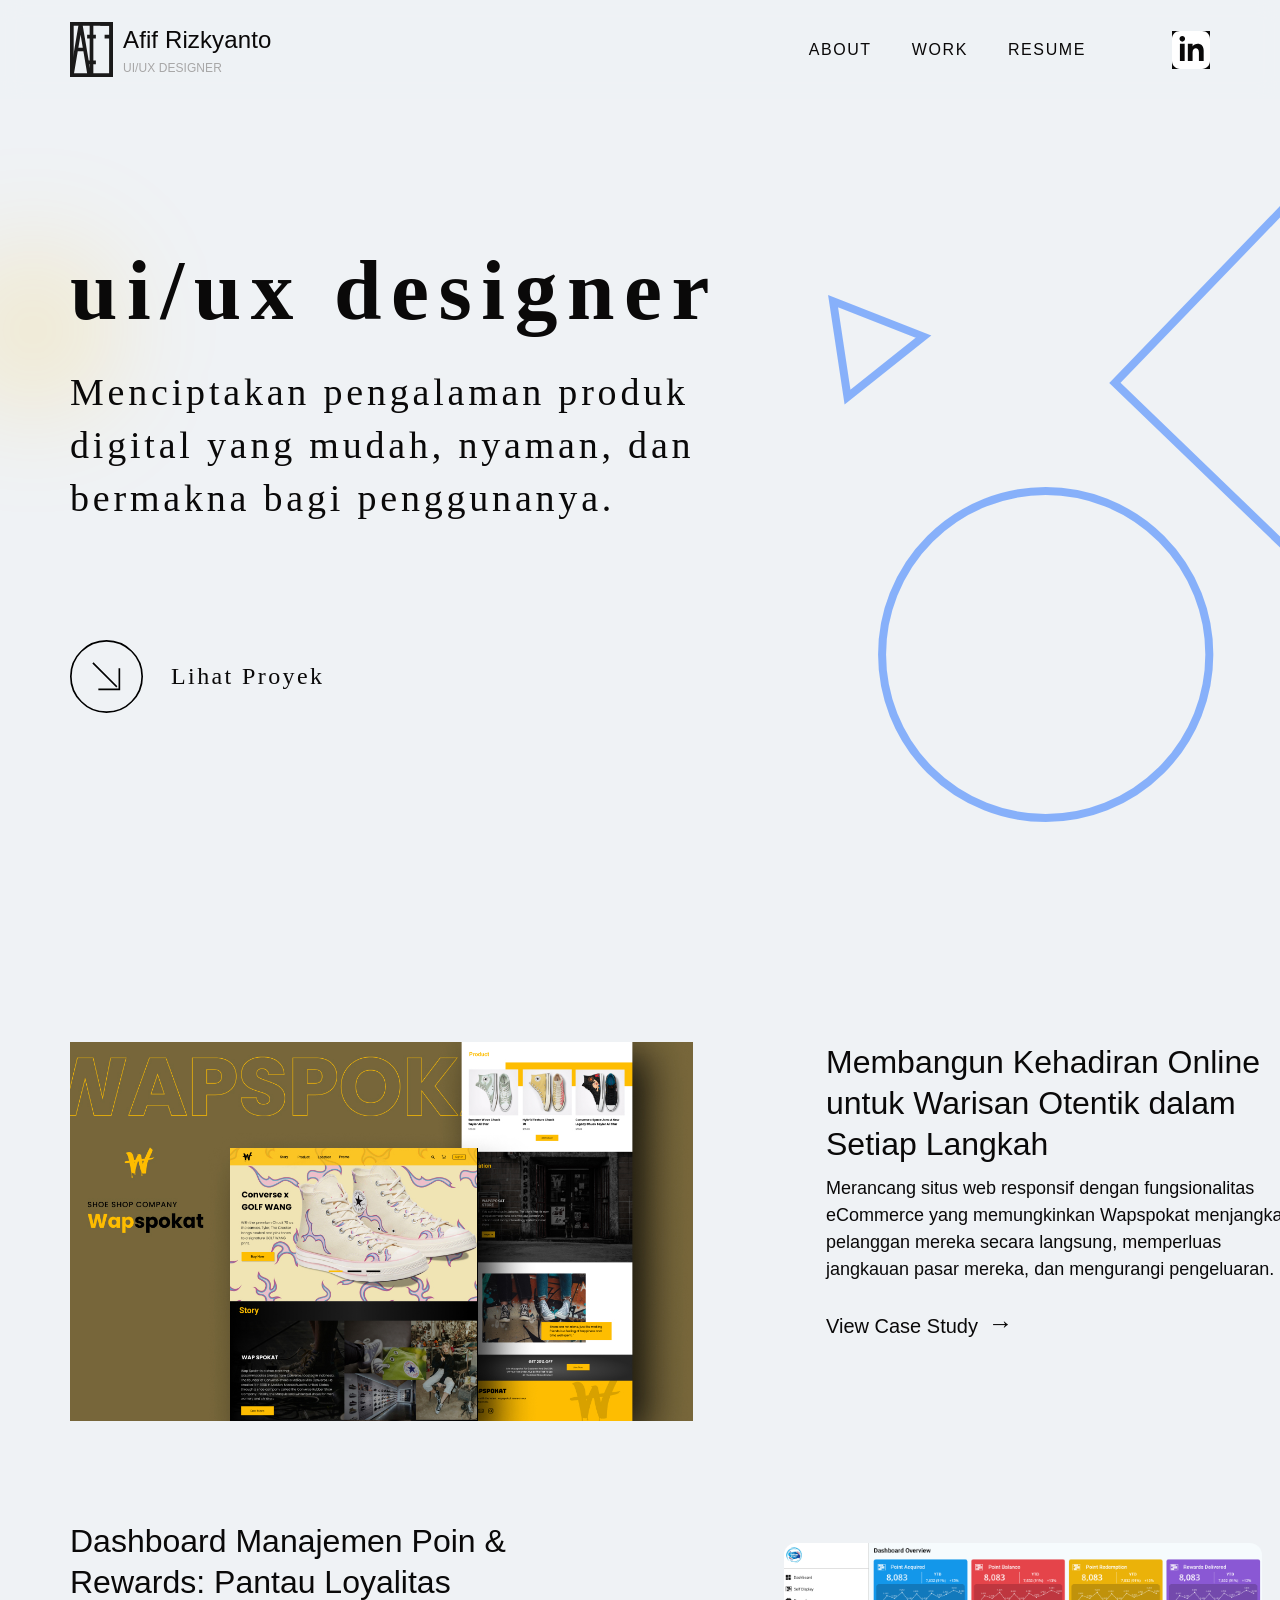
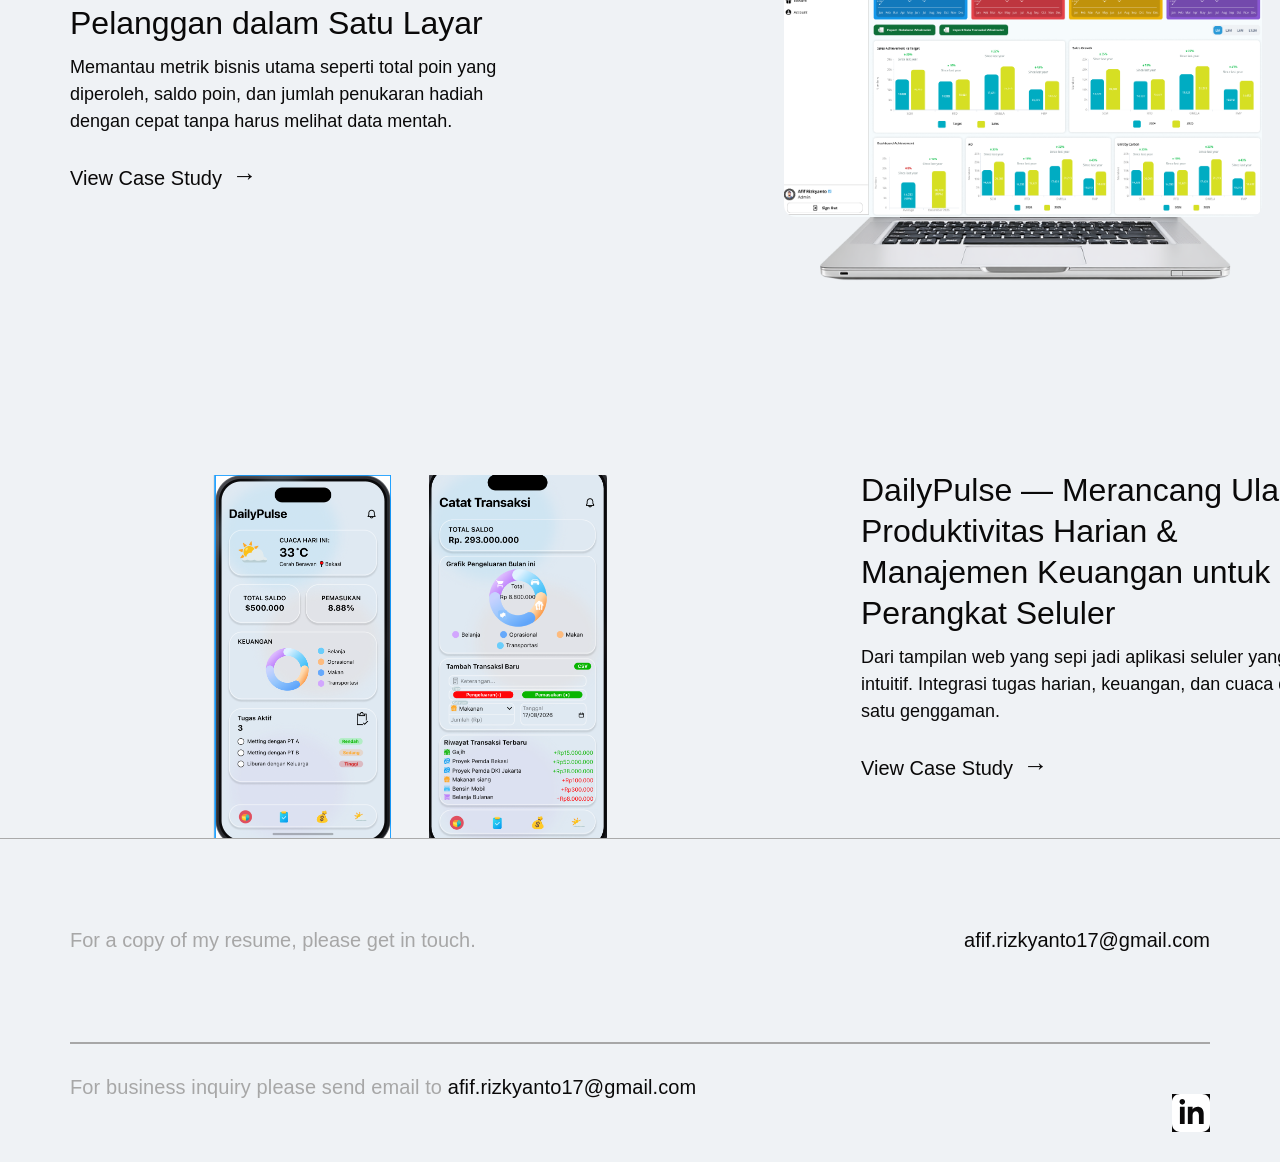
<file: index.html>
<!doctype html>
<html lang="en">
  <head>
<meta charset="UTF-8" />
<meta name="viewport" content="width=device-width, initial-scale=1.0" />
<meta name="description" content="Afif Rizkyanto — UI/UX and graphic designer portfolio." />
<title>Afif Rizkyanto — UI/UX Designer</title>
<link rel="stylesheet" href="styles.css" />
</head>
  <body class="landing-page">
    <header class="site-header sticky-header">
<a class="brand" href="index.html" aria-label="Afif Rizkyanto home">
<img class="brand-mark" src="public/assets/brand-mark.svg" alt="" />
<span class="brand-copy">
<strong>Afif Rizkyanto</strong>
<small>UI/UX DESIGNER</small>
</span>
</a>
<nav class="nav" aria-label="Primary navigation">
<a href="profile.html">ABOUT</a>
<a class="active" href="#work">WORK</a>
<a href="#resume">RESUME</a>
</nav>
<a class="linkedin-top" href="https://www.linkedin.com" target="_blank" rel="noreferrer" aria-label="LinkedIn">
<img src="public/assets/linkedin.svg" alt="" />
</a>
</header>
    <main>
      <section class="desktop-hero" aria-labelledby="hero-title">
<div class="hero-accent hero-accent-left">
<img src="public/assets/hero-circle.svg" alt="" />
</div>
<div class="hero-accent hero-accent-right">
<img src="public/assets/hero-shapes.svg" alt="" />
</div>
<div class="desktop-hero-inner">
<p class="hero-title" id="hero-title">ui/ux designer</p>
<p class="hero-tagline">Menciptakan pengalaman produk digital yang mudah, nyaman, dan bermakna bagi penggunanya.</p>
<a class="see-projects" href="#work">
<span class="arrow-disc">
<img src="public/assets/arrow-circle.svg" alt="" />
</span>
<span>Lihat Proyek</span>
</a>
</div>
</section>
      <section class="work work-page-section section-shell" id="work" aria-labelledby="work-title">
<h1 class="sr-only" id="work-title">Selected work</h1>
        <article class="work-row work-row-wapspokat">
<img class="work-preview mockup-preview" src="public/assets/mockup-wapspokat.png" alt="Wapspokat website mockup" />
<div class="work-copy">
<h2>Membangun Kehadiran Online untuk Warisan Otentik dalam Setiap Langkah</h2>
<p>Merancang situs web responsif dengan fungsionalitas eCommerce yang memungkinkan Wapspokat menjangkau pelanggan mereka secara langsung, memperluas jangkauan pasar mereka, dan mengurangi pengeluaran.</p>
<a class="case-link" href="case-wapspokat.html">View Case Study <span>→</span>
</a>
</div>
</article>
        <article class="work-row work-row-rewards">
<div class="work-copy">
<h2>Dashboard Manajemen Poin &amp; Rewards: Pantau Loyalitas Pelanggan dalam Satu Layar</h2>
<p>Memantau metrik bisnis utama seperti total poin yang diperoleh, saldo poin, dan jumlah penukaran hadiah dengan cepat tanpa harus melihat data mentah.</p>
<a class="case-link" href="case-waproject.html">View Case Study <span>→</span>
</a>
</div>
<div class="rewards-preview">
<img src="public/assets/laptop.png" alt="Laptop product mockup" />
<img class="screen-in-laptop" src="public/assets/rewards-screen.png" alt="Rewards dashboard screen" />
</div>
</article>
        <article class="work-row work-row-dailypulse">
<div class="phone-previews">
<img src="public/assets/dailypulse-screen-1.png" alt="DailyPulse mobile screen" />
<img src="public/assets/dailypulse-screen-2.png" alt="DailyPulse mobile screen" />
</div>
<div class="work-copy">
<h2>DailyPulse — Merancang Ulang Produktivitas Harian &amp; Manajemen Keuangan untuk Perangkat Seluler</h2>
<p>Dari tampilan web yang sepi jadi aplikasi seluler yang intuitif. Integrasi tugas harian, keuangan, dan cuaca dalam satu genggaman.</p>
<a class="case-link" href="case-dailypulse.html">View Case Study <span>→</span>
</a>
</div>
</article>
      </section>
      <section class="resume-teaser" id="resume">
<p>For a copy of my resume, please get in touch.</p>
<a href="mailto:afif.rizkyanto17@gmail.com">afif.rizkyanto17@gmail.com</a>
</section>
    </main>
    <footer class="footer section-shell">
<div class="footer-rule">
</div>
<p>For business inquiry please send email to <a href="mailto:afif.rizkyanto17@gmail.com">afif.rizkyanto17@gmail.com</a>
</p>
<a href="https://www.linkedin.com" target="_blank" rel="noreferrer" aria-label="LinkedIn">
<img src="public/assets/linkedin-footer.svg" alt="" />
</a>
</footer>
    <script src="script.js">
</script>
  </body>
</html>
</file>
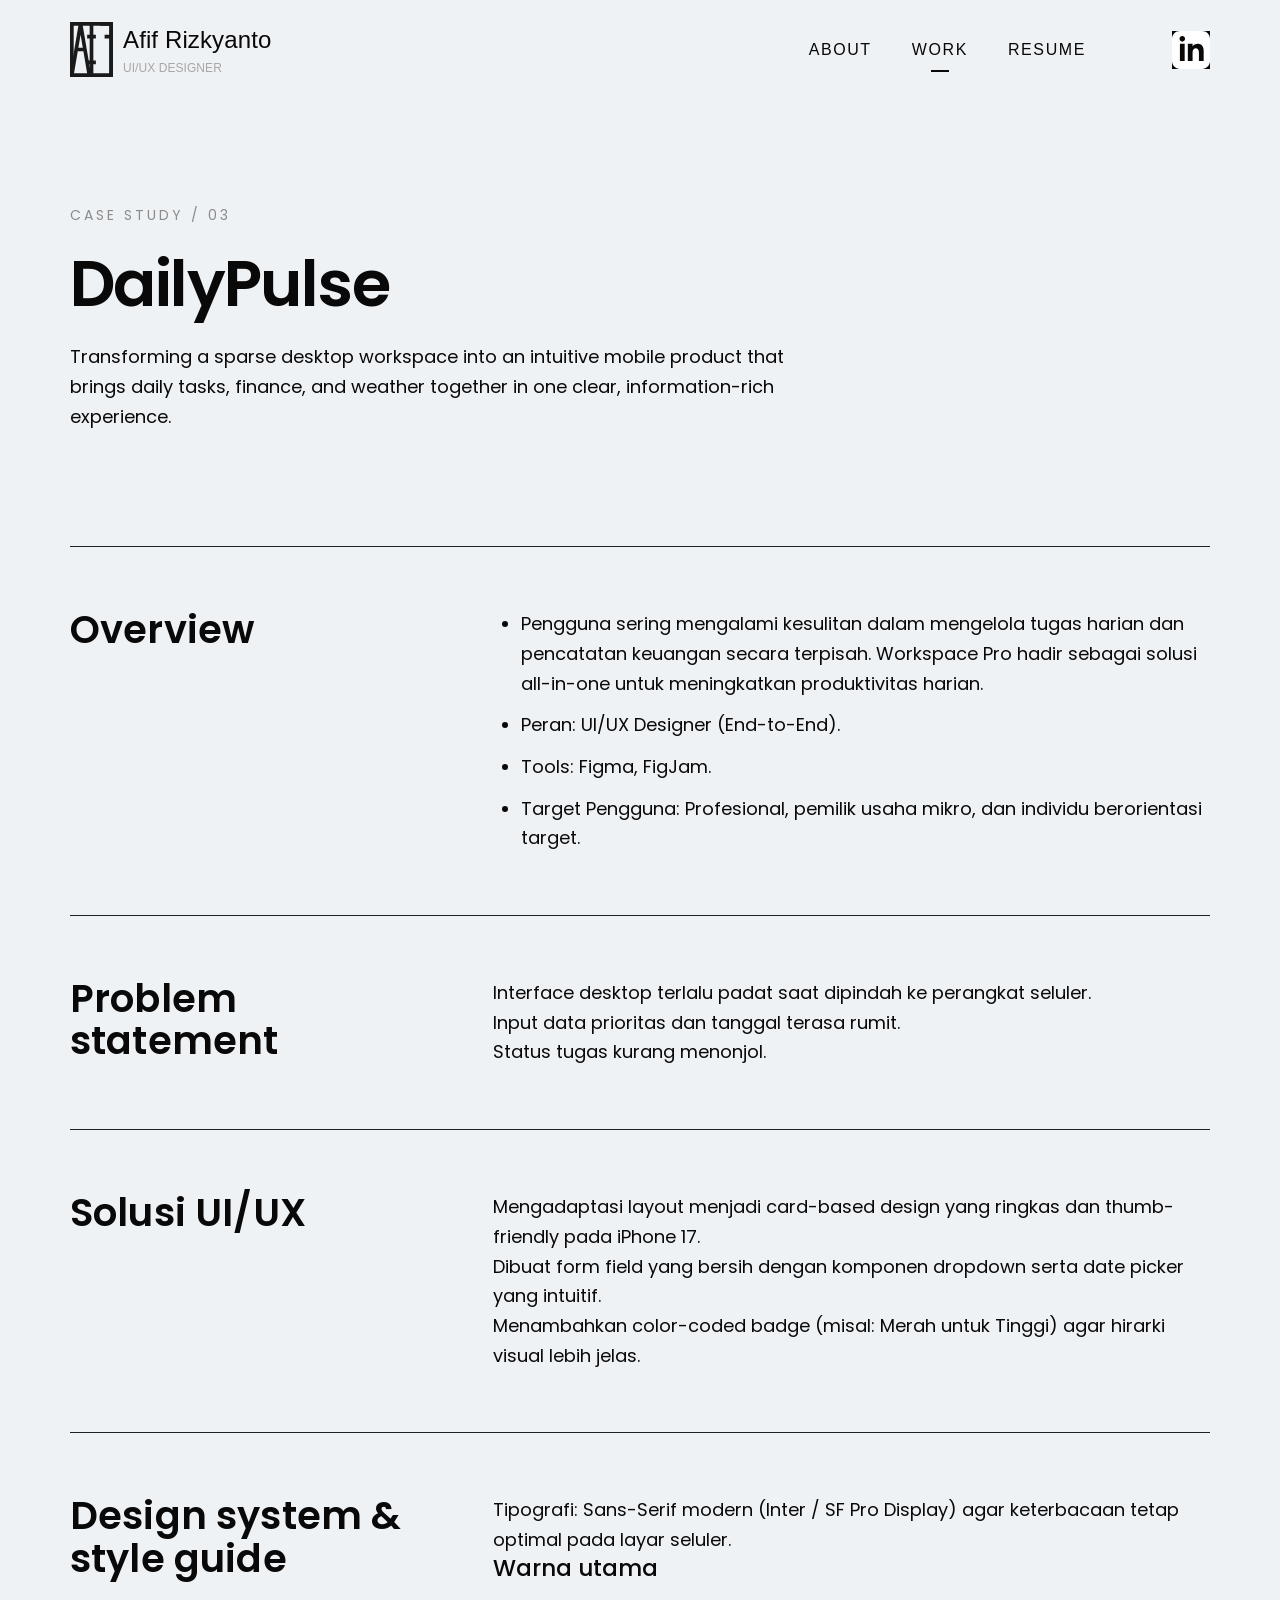
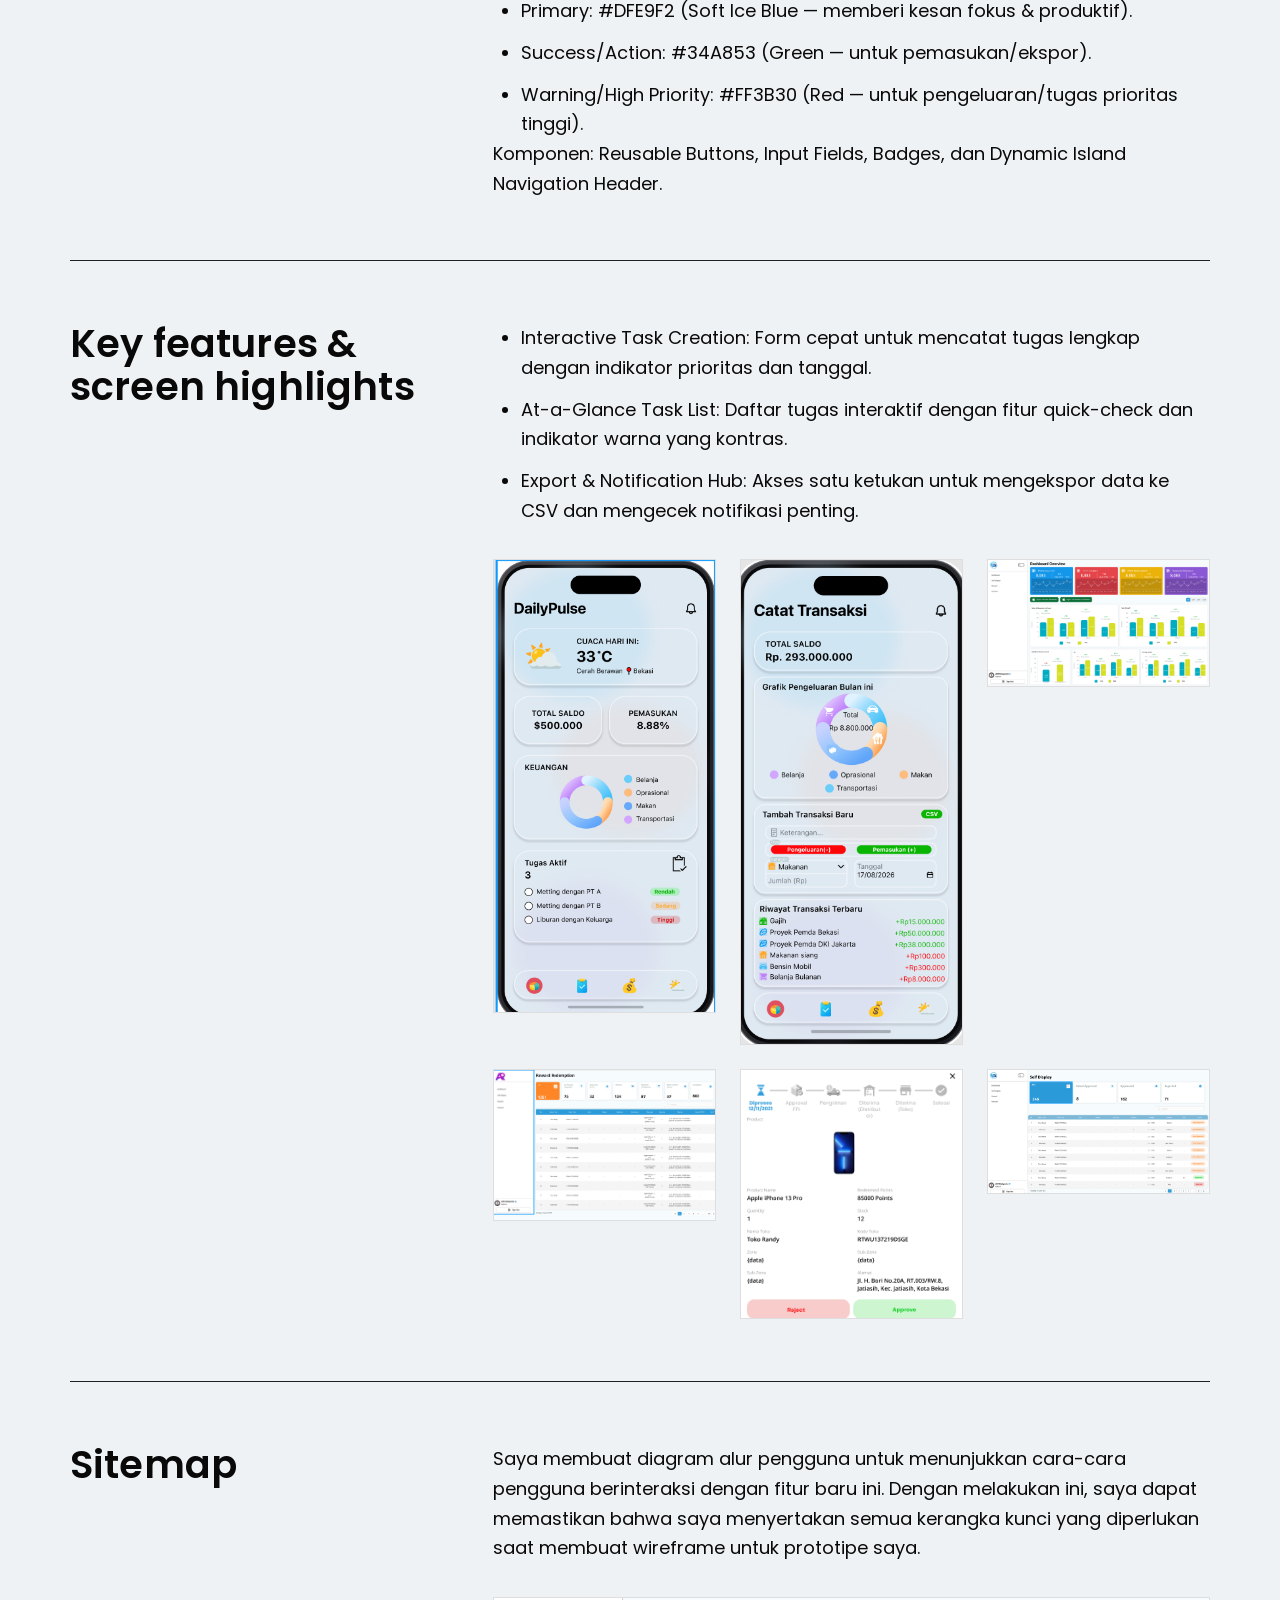
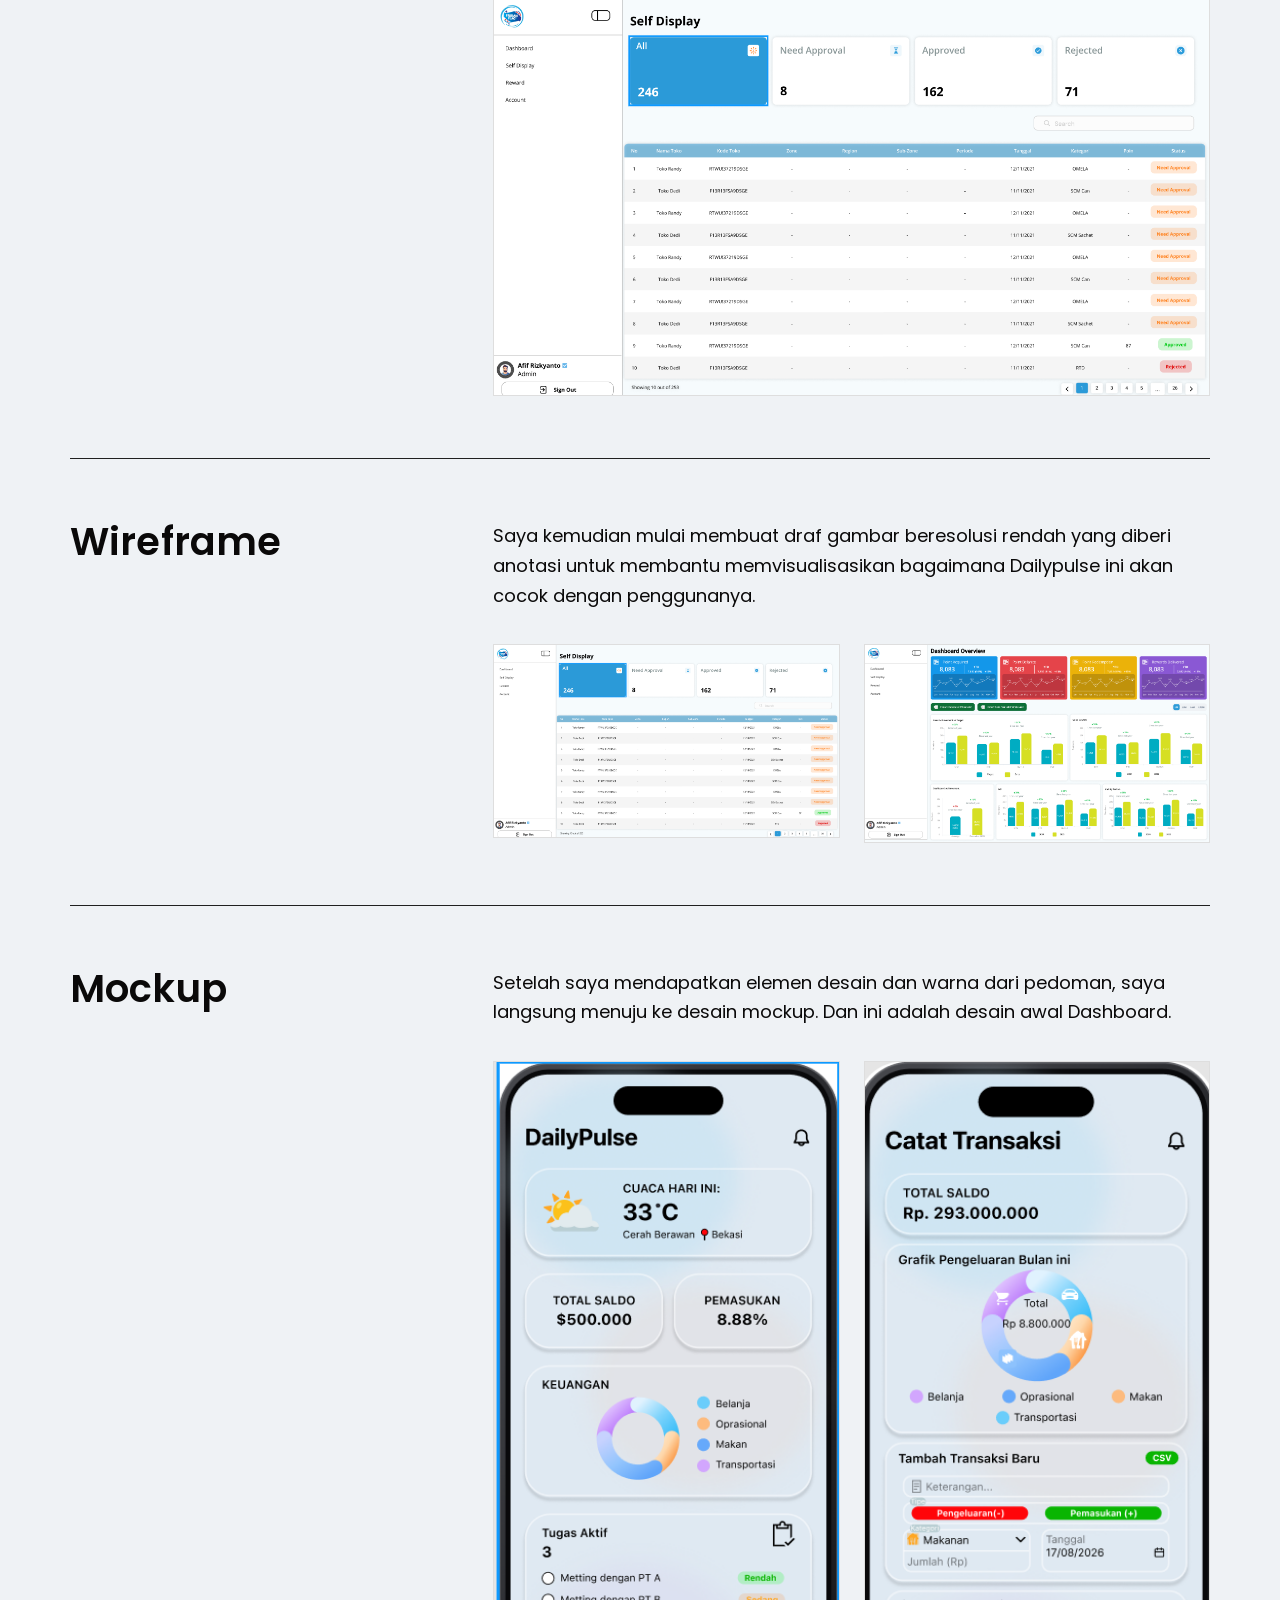
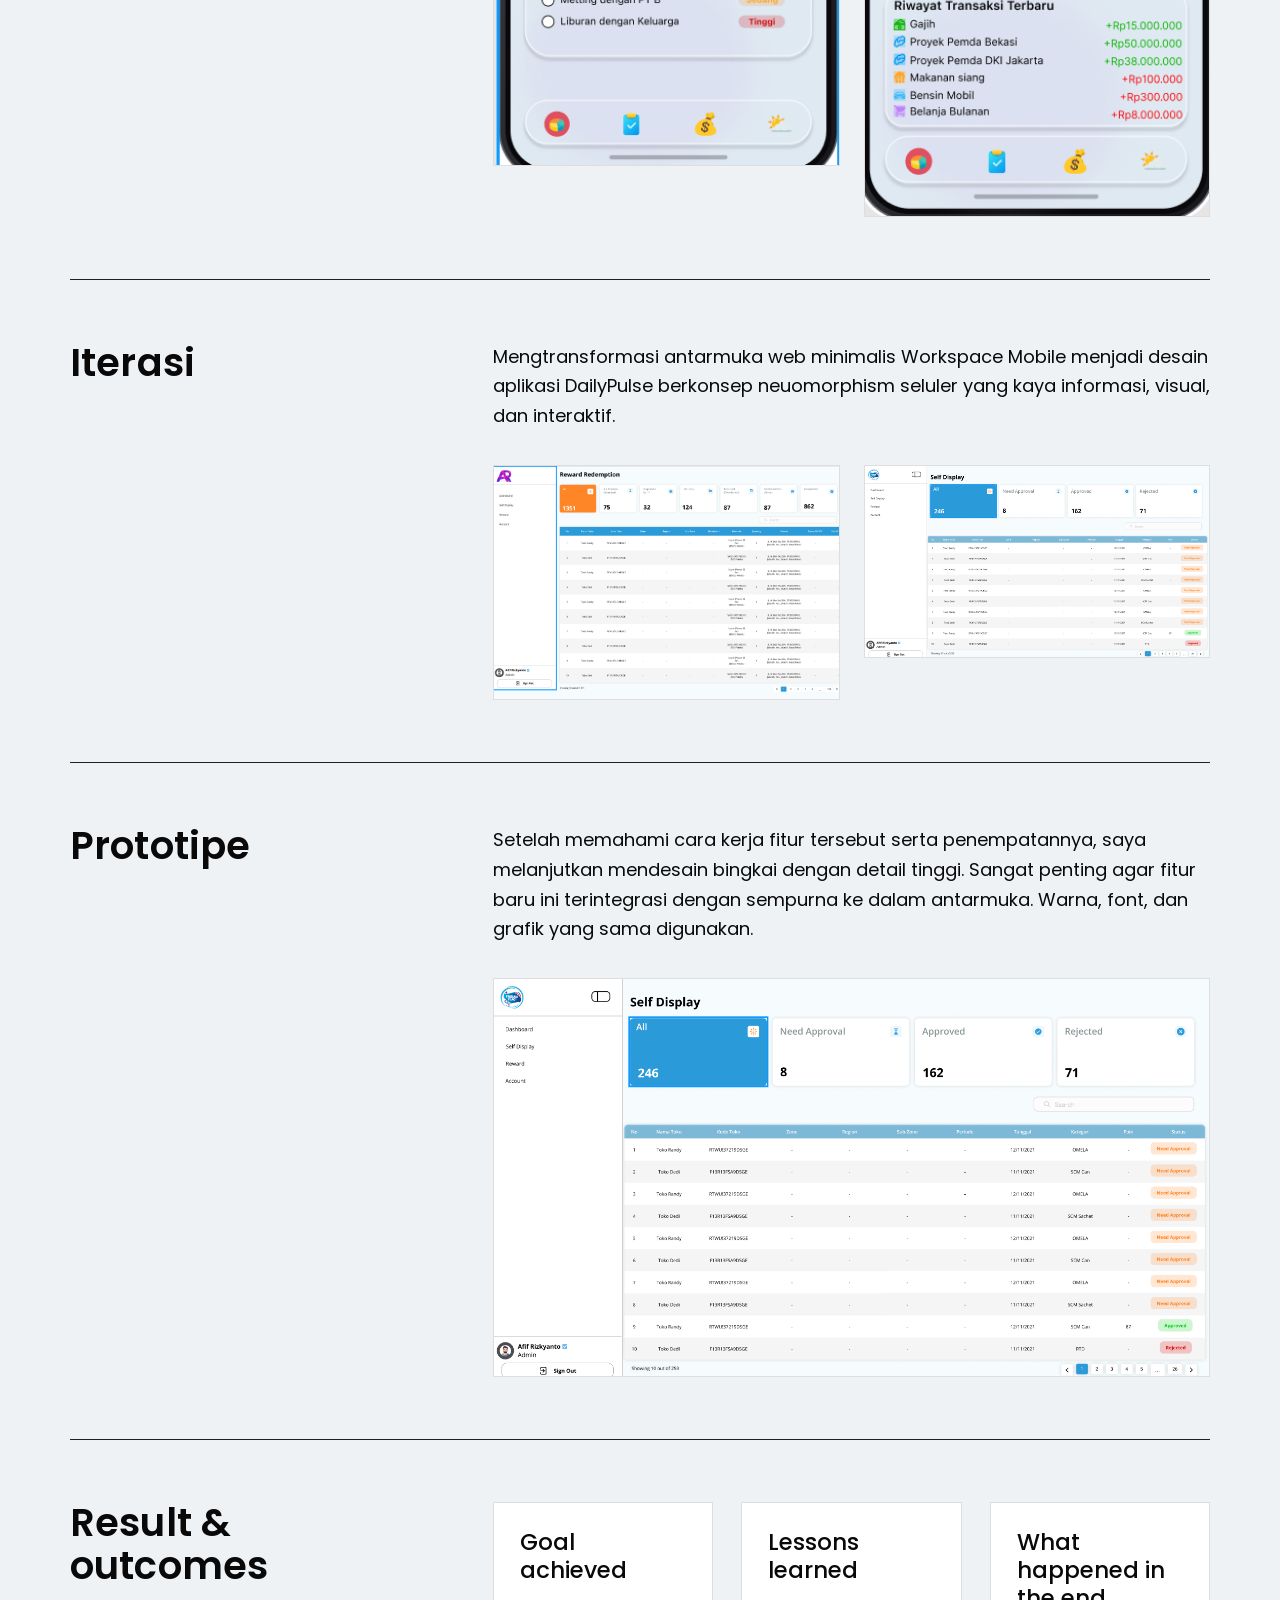
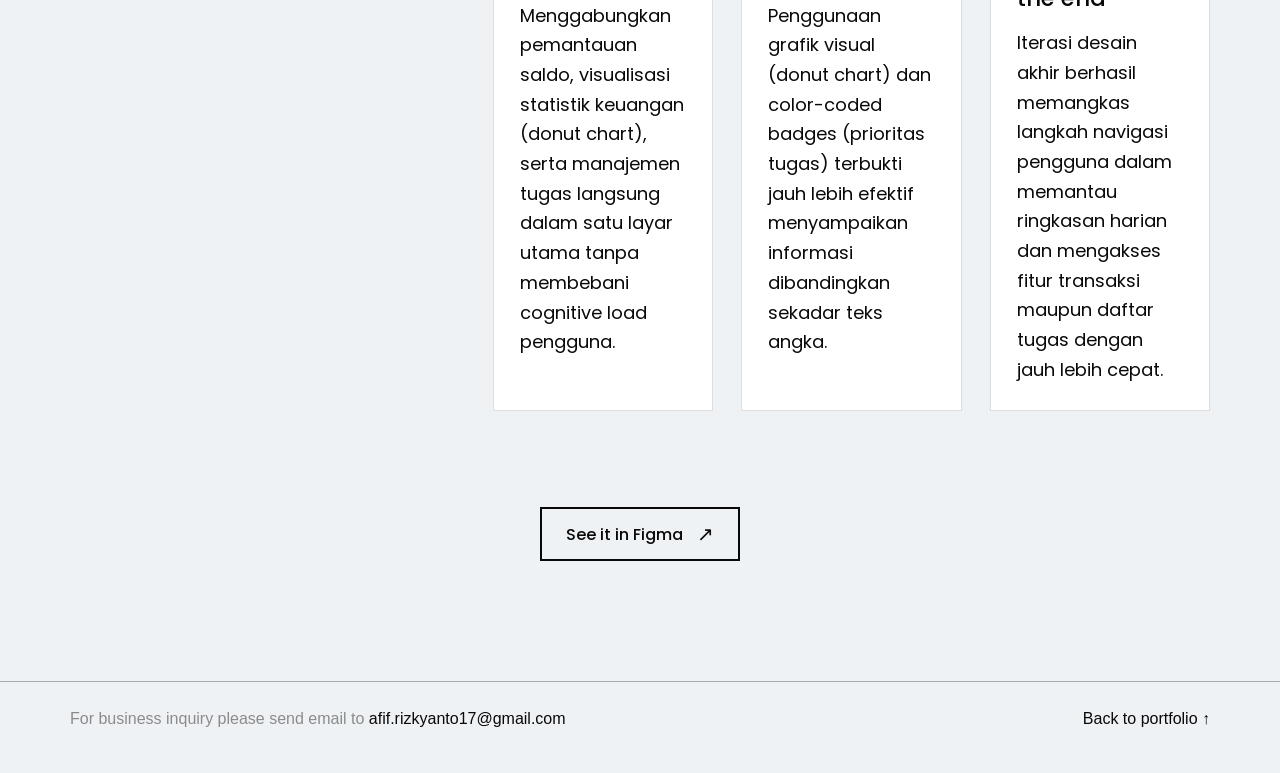
<file: case-dailypulse.html>
<!doctype html>
<html lang="en">
  <head><meta charset="UTF-8" /><meta name="viewport" content="width=device-width, initial-scale=1.0" /><title>DailyPulse — Afif Rizkyanto</title><link rel="stylesheet" href="styles.css" /><link rel="stylesheet" href="case-study.css" /></head>
  <body>
    <header class="site-header sticky-header"><a class="brand" href="index.html"><img class="brand-mark" src="public/assets/brand-mark.svg" alt="" /><span class="brand-copy"><strong>Afif Rizkyanto</strong><small>UI/UX DESIGNER</small></span></a><nav class="nav" aria-label="Primary navigation"><a href="profile.html">ABOUT</a><a class="active" href="index.html#work">WORK</a><a href="index.html#resume">RESUME</a></nav><a class="linkedin-top" href="https://www.linkedin.com" target="_blank" rel="noreferrer" aria-label="LinkedIn"><img src="public/assets/linkedin.svg" alt="" /></a></header>
    <main class="case-main">
      <section class="case-intro"><p class="case-kicker">CASE STUDY / 03</p><h1>DailyPulse</h1><p>Transforming a sparse desktop workspace into an intuitive mobile product that brings daily tasks, finance, and weather together in one clear, information-rich experience.</p></section>
      <section class="case-section"><h2>Overview</h2><div><ul><li>Pengguna sering mengalami kesulitan dalam mengelola tugas harian dan pencatatan keuangan secara terpisah. Workspace Pro hadir sebagai solusi all-in-one untuk meningkatkan produktivitas harian.</li><li>Peran: UI/UX Designer (End-to-End).</li><li>Tools: Figma, FigJam.</li><li>Target Pengguna: Profesional, pemilik usaha mikro, dan individu berorientasi target.</li></ul></div></section>
      <section class="case-section"><h2>Problem statement</h2><div><p>Interface desktop terlalu padat saat dipindah ke perangkat seluler.</p><p>Input data prioritas dan tanggal terasa rumit.</p><p>Status tugas kurang menonjol.</p></div></section>
      <section class="case-section"><h2>Solusi UI/UX</h2><div><p>Mengadaptasi layout menjadi card-based design yang ringkas dan thumb-friendly pada iPhone 17.</p><p>Dibuat form field yang bersih dengan komponen dropdown serta date picker yang intuitif.</p><p>Menambahkan color-coded badge (misal: Merah untuk Tinggi) agar hirarki visual lebih jelas.</p></div></section>
      <section class="case-section"><h2>Design system &amp; style guide</h2><div><p>Tipografi: Sans-Serif modern (Inter / SF Pro Display) agar keterbacaan tetap optimal pada layar seluler.</p><h3>Warna utama</h3><ul><li>Primary: #DFE9F2 (Soft Ice Blue — memberi kesan fokus &amp; produktif).</li><li>Success/Action: #34A853 (Green — untuk pemasukan/ekspor).</li><li>Warning/High Priority: #FF3B30 (Red — untuk pengeluaran/tugas prioritas tinggi).</li></ul><p>Komponen: Reusable Buttons, Input Fields, Badges, dan Dynamic Island Navigation Header.</p></div></section>
      <section class="case-section"><h2>Key features &amp; screen highlights</h2><div><ul><li>Interactive Task Creation: Form cepat untuk mencatat tugas lengkap dengan indikator prioritas dan tanggal.</li><li>At-a-Glance Task List: Daftar tugas interaktif dengan fitur quick-check dan indikator warna yang kontras.</li><li>Export &amp; Notification Hub: Akses satu ketukan untuk mengekspor data ke CSV dan mengecek notifikasi penting.</li></ul><div class="case-gallery three-column"><img src="public/assets/dailypulse-screen-1.png" alt="DailyPulse overview" /><img src="public/assets/dailypulse-screen-2.png" alt="DailyPulse dashboard detail" /><img src="public/assets/cases/dailypulse-screen-3.png" alt="DailyPulse task screen" /><img src="public/assets/cases/dailypulse-screen-4.png" alt="DailyPulse finance screen" /><img src="public/assets/cases/dailypulse-screen-5.png" alt="DailyPulse component detail" /><img src="public/assets/cases/dailypulse-screen-6.png" alt="DailyPulse mobile screen" /></div></div></section>
      <section class="case-section"><h2>Sitemap</h2><div><p>Saya membuat diagram alur pengguna untuk menunjukkan cara-cara pengguna berinteraksi dengan fitur baru ini. Dengan melakukan ini, saya dapat memastikan bahwa saya menyertakan semua kerangka kunci yang diperlukan saat membuat wireframe untuk prototipe saya.</p><div class="case-gallery"><img src="public/assets/cases/dailypulse-wireframe.png" alt="DailyPulse sitemap and flow exploration" /></div></div></section>
      <section class="case-section"><h2>Wireframe</h2><div><p>Saya kemudian mulai membuat draf gambar beresolusi rendah yang diberi anotasi untuk membantu memvisualisasikan bagaimana Dailypulse ini akan cocok dengan penggunanya.</p><div class="case-gallery two-column"><img src="public/assets/cases/dailypulse-wireframe.png" alt="DailyPulse wireframe" /><img src="public/assets/cases/dailypulse-screen-3.png" alt="DailyPulse wireframe screen" /></div></div></section>
      <section class="case-section"><h2>Mockup</h2><div><p>Setelah saya mendapatkan elemen desain dan warna dari pedoman, saya langsung menuju ke desain mockup. Dan ini adalah desain awal Dashboard.</p><div class="case-gallery two-column"><img src="public/assets/dailypulse-screen-1.png" alt="DailyPulse dashboard mockup" /><img src="public/assets/dailypulse-screen-2.png" alt="DailyPulse dashboard detail" /></div></div></section>
      <section class="case-section"><h2>Iterasi</h2><div><p>Mengtransformasi antarmuka web minimalis Workspace Mobile menjadi desain aplikasi DailyPulse berkonsep neuomorphism seluler yang kaya informasi, visual, dan interaktif.</p><div class="case-gallery two-column"><img src="public/assets/cases/dailypulse-screen-4.png" alt="DailyPulse iteration" /><img src="public/assets/cases/dailypulse-screen-6.png" alt="DailyPulse iteration detail" /></div></div></section>
      <section class="case-section"><h2>Prototipe</h2><div><p>Setelah memahami cara kerja fitur tersebut serta penempatannya, saya melanjutkan mendesain bingkai dengan detail tinggi. Sangat penting agar fitur baru ini terintegrasi dengan sempurna ke dalam antarmuka. Warna, font, dan grafik yang sama digunakan.</p><div class="case-gallery"><img src="public/assets/cases/dailypulse-screen-6.png" alt="DailyPulse high fidelity prototype" /></div></div></section>
      <section class="case-section outcome-section"><h2>Result &amp; outcomes</h2><div class="outcome-grid"><article><h3>Goal achieved</h3><p>Menggabungkan pemantauan saldo, visualisasi statistik keuangan (donut chart), serta manajemen tugas langsung dalam satu layar utama tanpa membebani cognitive load pengguna.</p></article><article><h3>Lessons learned</h3><p>Penggunaan grafik visual (donut chart) dan color-coded badges (prioritas tugas) terbukti jauh lebih efektif menyampaikan informasi dibandingkan sekadar teks angka.</p></article><article><h3>What happened in the end</h3><p>Iterasi desain akhir berhasil memangkas langkah navigasi pengguna dalam memantau ringkasan harian dan mengakses fitur transaksi maupun daftar tugas dengan jauh lebih cepat.</p></article></div></section>
      <div class="case-figma-cta"><a class="case-figma-button" href="https://www.figma.com/design/XcuRxS0Qiy8xiDLitYOXPJ/afif-rizkyanto-s-team-library?node-id=413-2&amp;t=jssxBZHC2NflsZw2-1" target="_blank" rel="noreferrer">See it in Figma <span aria-hidden="true">↗</span></a></div>
    </main>
    <footer class="case-footer"><span>For business inquiry please send email to <a href="mailto:afif.rizkyanto17@gmail.com">afif.rizkyanto17@gmail.com</a></span><a href="index.html">Back to portfolio ↑</a></footer>
  </body>
</html>
</file>
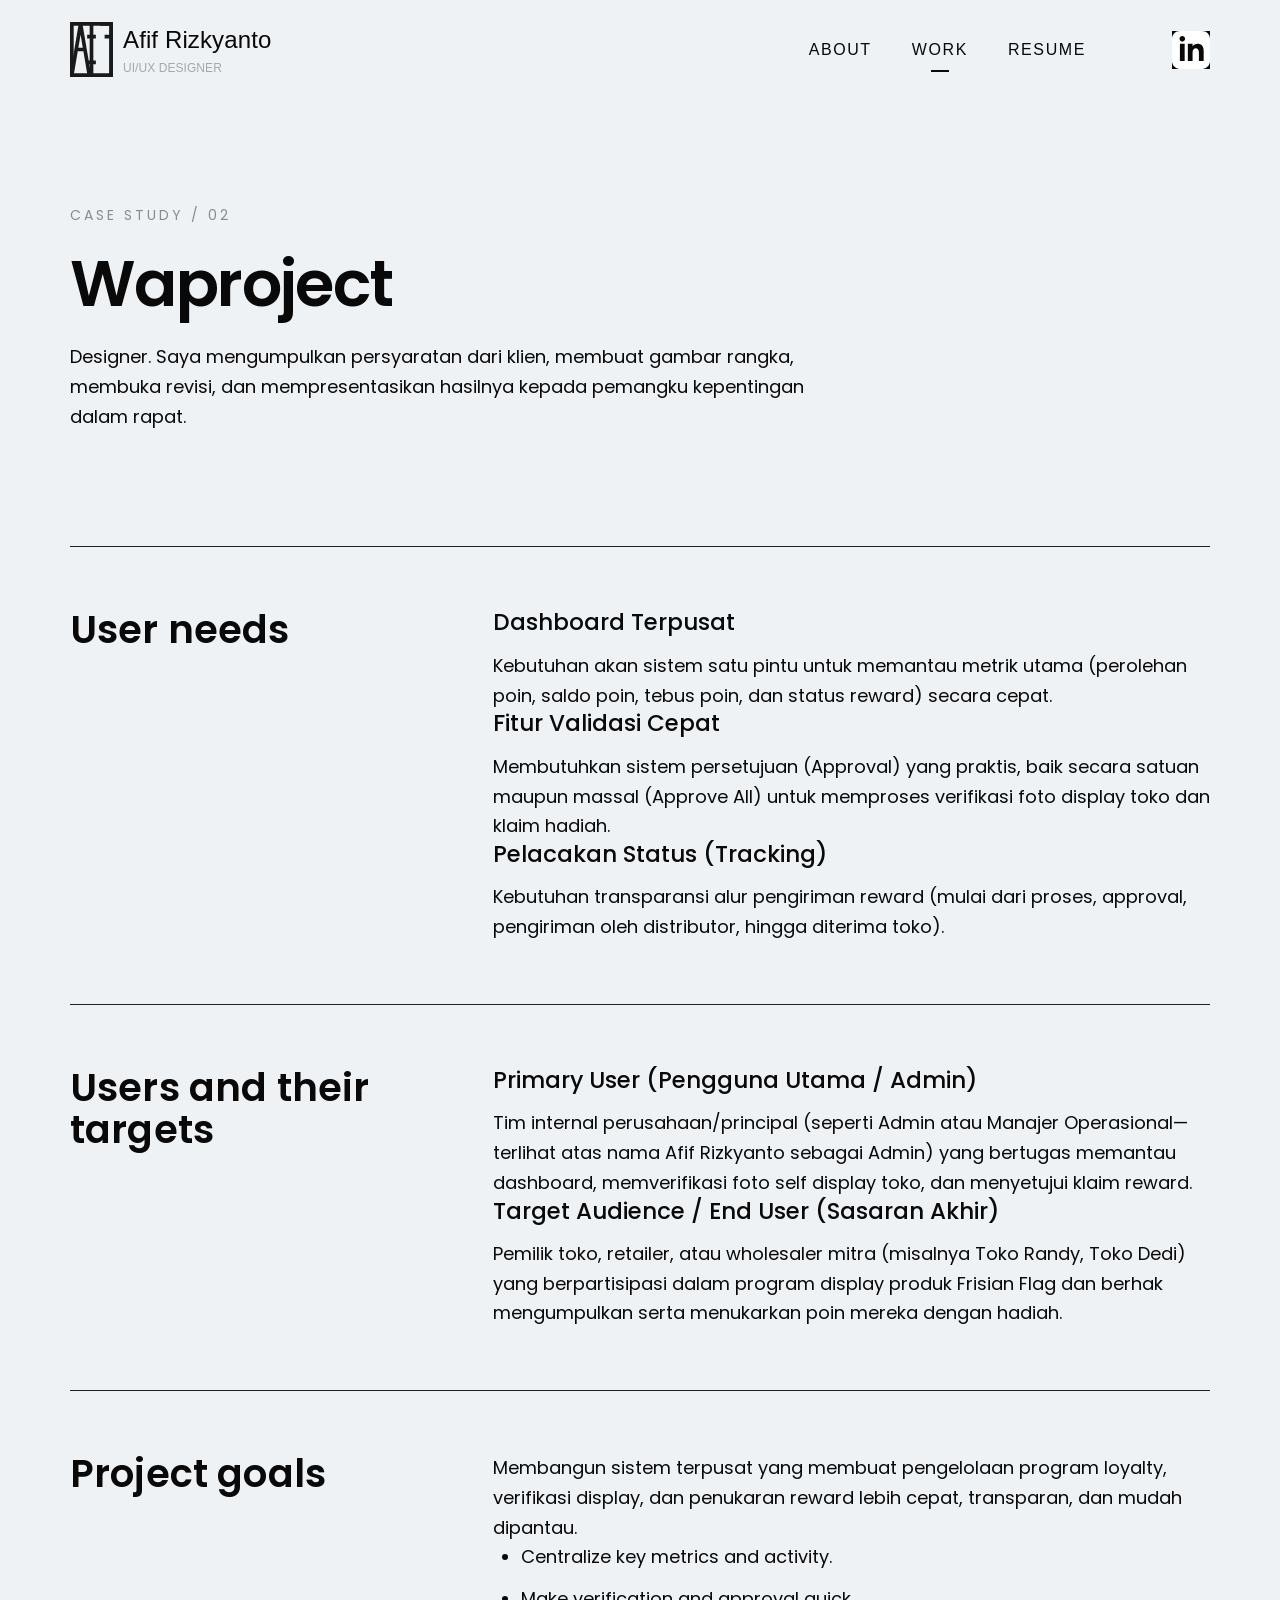
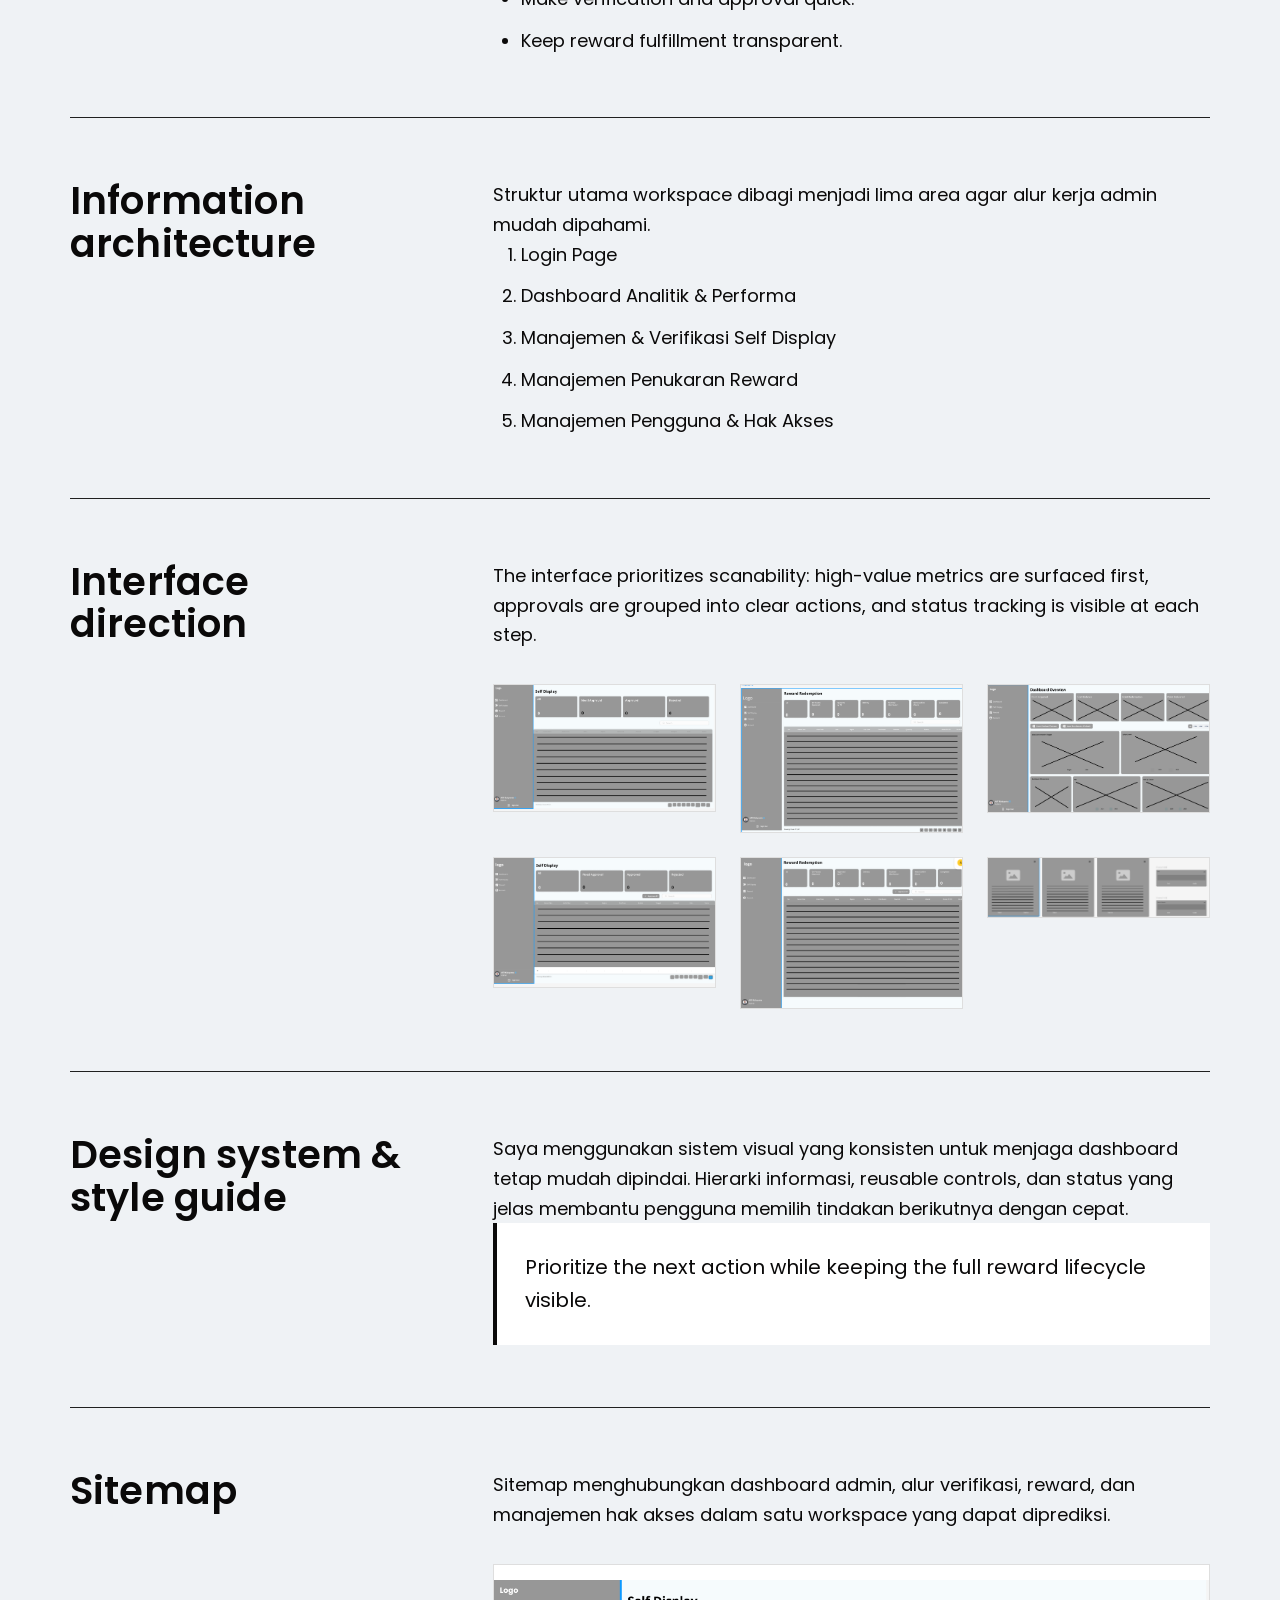
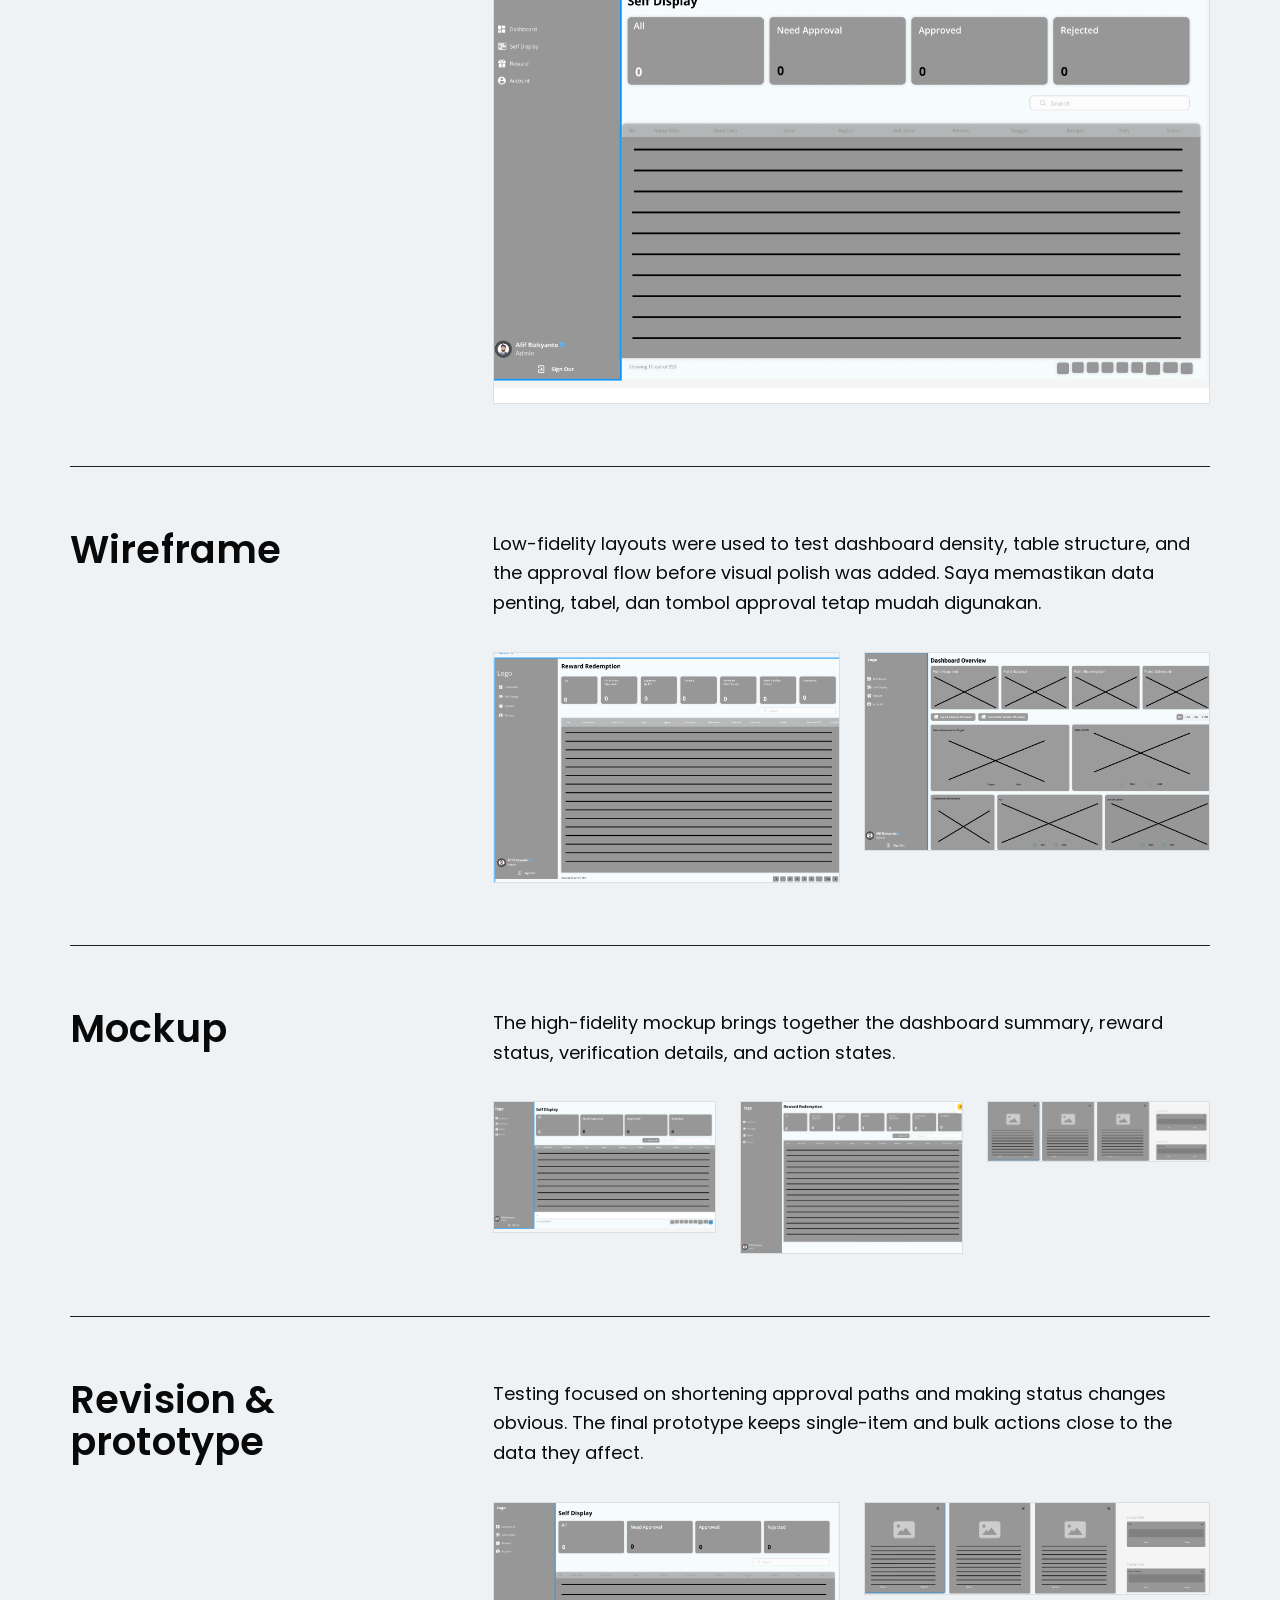
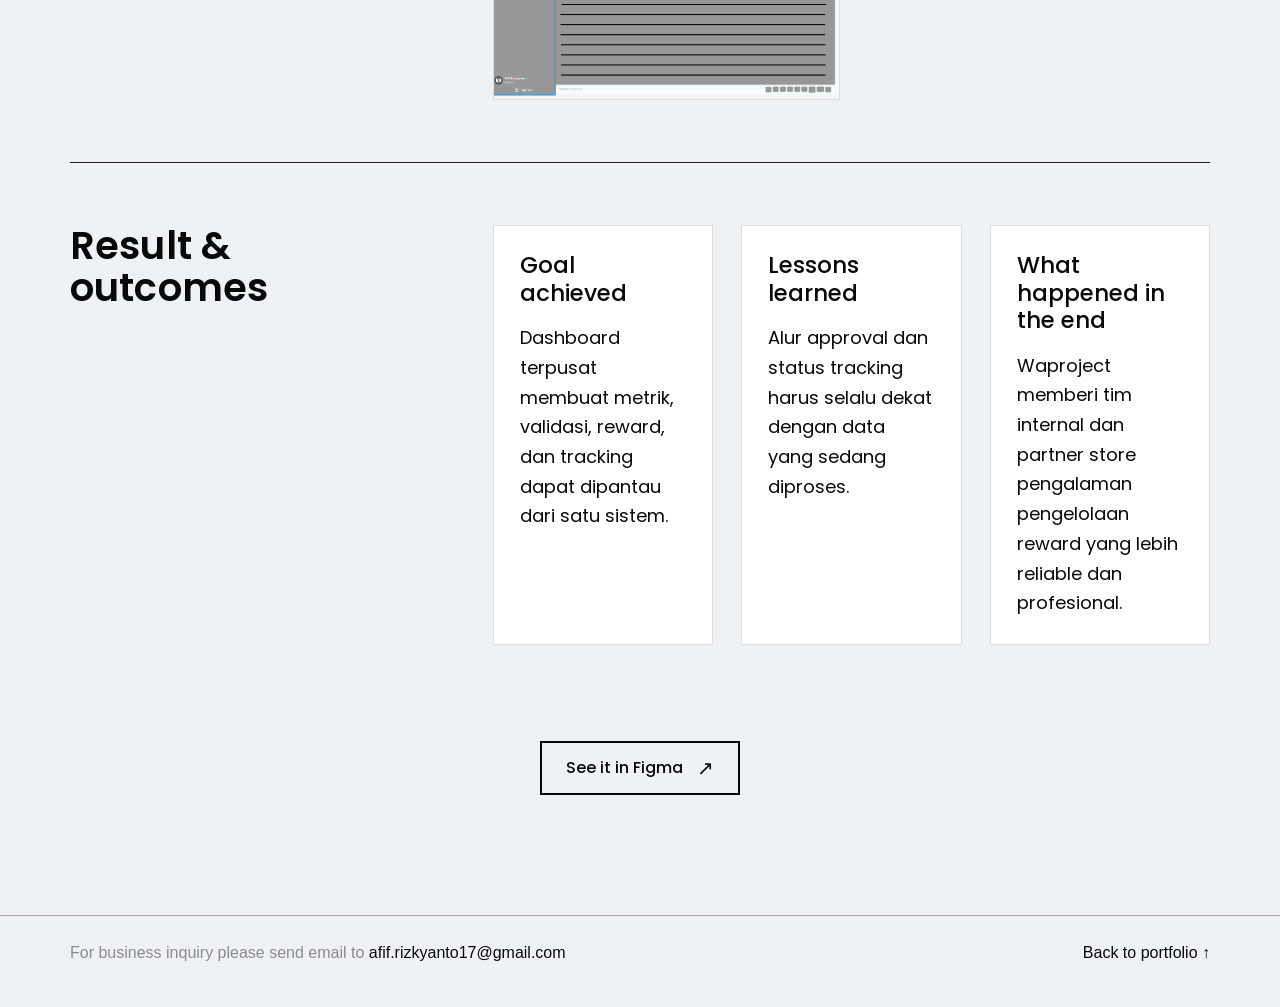
<file: case-waproject.html>
<!doctype html>
<html lang="en">
  <head><meta charset="UTF-8" /><meta name="viewport" content="width=device-width, initial-scale=1.0" /><title>Waproject — Afif Rizkyanto</title><link rel="stylesheet" href="styles.css" /><link rel="stylesheet" href="case-study.css" /></head>
  <body>
    <header class="site-header sticky-header"><a class="brand" href="index.html"><img class="brand-mark" src="public/assets/brand-mark.svg" alt="" /><span class="brand-copy"><strong>Afif Rizkyanto</strong><small>UI/UX DESIGNER</small></span></a><nav class="nav" aria-label="Primary navigation"><a href="profile.html">ABOUT</a><a class="active" href="index.html#work">WORK</a><a href="index.html#resume">RESUME</a></nav><a class="linkedin-top" href="https://www.linkedin.com" target="_blank" rel="noreferrer" aria-label="LinkedIn"><img src="public/assets/linkedin.svg" alt="" /></a></header>
    <main class="case-main">
      <section class="case-intro"><p class="case-kicker">CASE STUDY / 02</p><h1>Waproject</h1><p>Designer. Saya mengumpulkan persyaratan dari klien, membuat gambar rangka, membuka revisi, dan mempresentasikan hasilnya kepada pemangku kepentingan dalam rapat.</p></section>
      <section class="case-section"><h2>User needs</h2><div><h3>Dashboard Terpusat</h3><p>Kebutuhan akan sistem satu pintu untuk memantau metrik utama (perolehan poin, saldo poin, tebus poin, dan status reward) secara cepat.</p><h3>Fitur Validasi Cepat</h3><p>Membutuhkan sistem persetujuan (Approval) yang praktis, baik secara satuan maupun massal (Approve All) untuk memproses verifikasi foto display toko dan klaim hadiah.</p><h3>Pelacakan Status (Tracking)</h3><p>Kebutuhan transparansi alur pengiriman reward (mulai dari proses, approval, pengiriman oleh distributor, hingga diterima toko).</p></div></section>
      <section class="case-section"><h2>Users and their targets</h2><div><h3>Primary User (Pengguna Utama / Admin)</h3><p>Tim internal perusahaan/principal (seperti Admin atau Manajer Operasional—terlihat atas nama Afif Rizkyanto sebagai Admin) yang bertugas memantau dashboard, memverifikasi foto self display toko, dan menyetujui klaim reward.</p><h3>Target Audience / End User (Sasaran Akhir)</h3><p>Pemilik toko, retailer, atau wholesaler mitra (misalnya Toko Randy, Toko Dedi) yang berpartisipasi dalam program display produk Frisian Flag dan berhak mengumpulkan serta menukarkan poin mereka dengan hadiah.</p></div></section>
      <section class="case-section"><h2>Project goals</h2><div><p>Membangun sistem terpusat yang membuat pengelolaan program loyalty, verifikasi display, dan penukaran reward lebih cepat, transparan, dan mudah dipantau.</p><ul><li>Centralize key metrics and activity.</li><li>Make verification and approval quick.</li><li>Keep reward fulfillment transparent.</li></ul></div></section>
      <section class="case-section"><h2>Information architecture</h2><div><p>Struktur utama workspace dibagi menjadi lima area agar alur kerja admin mudah dipahami.</p><ol><li>Login Page</li><li>Dashboard Analitik &amp; Performa</li><li>Manajemen &amp; Verifikasi Self Display</li><li>Manajemen Penukaran Reward</li><li>Manajemen Pengguna &amp; Hak Akses</li></ol></div></section>
      <section class="case-section"><h2>Interface direction</h2><div><p>The interface prioritizes scanability: high-value metrics are surfaced first, approvals are grouped into clear actions, and status tracking is visible at each step.</p><div class="case-gallery three-column"><img src="public/assets/cases/waproject-screen-1.png" alt="Waproject dashboard screen" /><img src="public/assets/cases/waproject-screen-2.png" alt="Waproject verification screen" /><img src="public/assets/cases/waproject-screen-3.png" alt="Waproject reward screen" /><img src="public/assets/cases/waproject-screen-4.png" alt="Waproject management screen" /><img src="public/assets/cases/waproject-screen-5.png" alt="Waproject detail screen" /><img src="public/assets/cases/waproject-screen-6.png" alt="Waproject approval screen" /></div></div></section>
      <section class="case-section"><h2>Design system &amp; style guide</h2><div><p>Saya menggunakan sistem visual yang konsisten untuk menjaga dashboard tetap mudah dipindai. Hierarki informasi, reusable controls, dan status yang jelas membantu pengguna memilih tindakan berikutnya dengan cepat.</p><div class="case-callout"><p>Prioritize the next action while keeping the full reward lifecycle visible.</p></div></div></section>
      <section class="case-section"><h2>Sitemap</h2><div><p>Sitemap menghubungkan dashboard admin, alur verifikasi, reward, dan manajemen hak akses dalam satu workspace yang dapat diprediksi.</p><div class="case-gallery contain"><img src="public/assets/cases/waproject-screen-1.png" alt="Waproject information architecture reference" /></div></div></section>
      <section class="case-section"><h2>Wireframe</h2><div><p>Low-fidelity layouts were used to test dashboard density, table structure, and the approval flow before visual polish was added. Saya memastikan data penting, tabel, dan tombol approval tetap mudah digunakan.</p><div class="case-gallery two-column"><img src="public/assets/cases/waproject-screen-2.png" alt="Waproject wireframe screen one" /><img src="public/assets/cases/waproject-screen-3.png" alt="Waproject wireframe screen two" /></div></div></section>
      <section class="case-section"><h2>Mockup</h2><div><p>The high-fidelity mockup brings together the dashboard summary, reward status, verification details, and action states.</p><div class="case-gallery three-column"><img src="public/assets/cases/waproject-screen-4.png" alt="Waproject dashboard mockup" /><img src="public/assets/cases/waproject-screen-5.png" alt="Waproject reward mockup" /><img src="public/assets/cases/waproject-screen-6.png" alt="Waproject approval mockup" /></div></div></section>
      <section class="case-section"><h2>Revision &amp; prototype</h2><div><p>Testing focused on shortening approval paths and making status changes obvious. The final prototype keeps single-item and bulk actions close to the data they affect.</p><div class="case-gallery two-column"><img src="public/assets/cases/waproject-screen-1.png" alt="Waproject revised dashboard" /><img src="public/assets/cases/waproject-screen-6.png" alt="Waproject prototype approval flow" /></div></div></section>
      <section class="case-section"><h2>Result &amp; outcomes</h2><div class="outcome-grid"><article><h3>Goal achieved</h3><p>Dashboard terpusat membuat metrik, validasi, reward, dan tracking dapat dipantau dari satu sistem.</p></article><article><h3>Lessons learned</h3><p>Alur approval dan status tracking harus selalu dekat dengan data yang sedang diproses.</p></article><article><h3>What happened in the end</h3><p>Waproject memberi tim internal dan partner store pengalaman pengelolaan reward yang lebih reliable dan profesional.</p></article></div></section>
      <div class="case-figma-cta"><a class="case-figma-button" href="https://www.figma.com/design/XcuRxS0Qiy8xiDLitYOXPJ/afif-rizkyanto-s-team-library?node-id=0-1&amp;t=jssxBZHC2NflsZw2-1" target="_blank" rel="noreferrer">See it in Figma <span aria-hidden="true">↗</span></a></div>
    </main>
    <footer class="case-footer"><span>For business inquiry please send email to <a href="mailto:afif.rizkyanto17@gmail.com">afif.rizkyanto17@gmail.com</a></span><a href="index.html">Back to portfolio ↑</a></footer>
  </body>
</html>
</file>
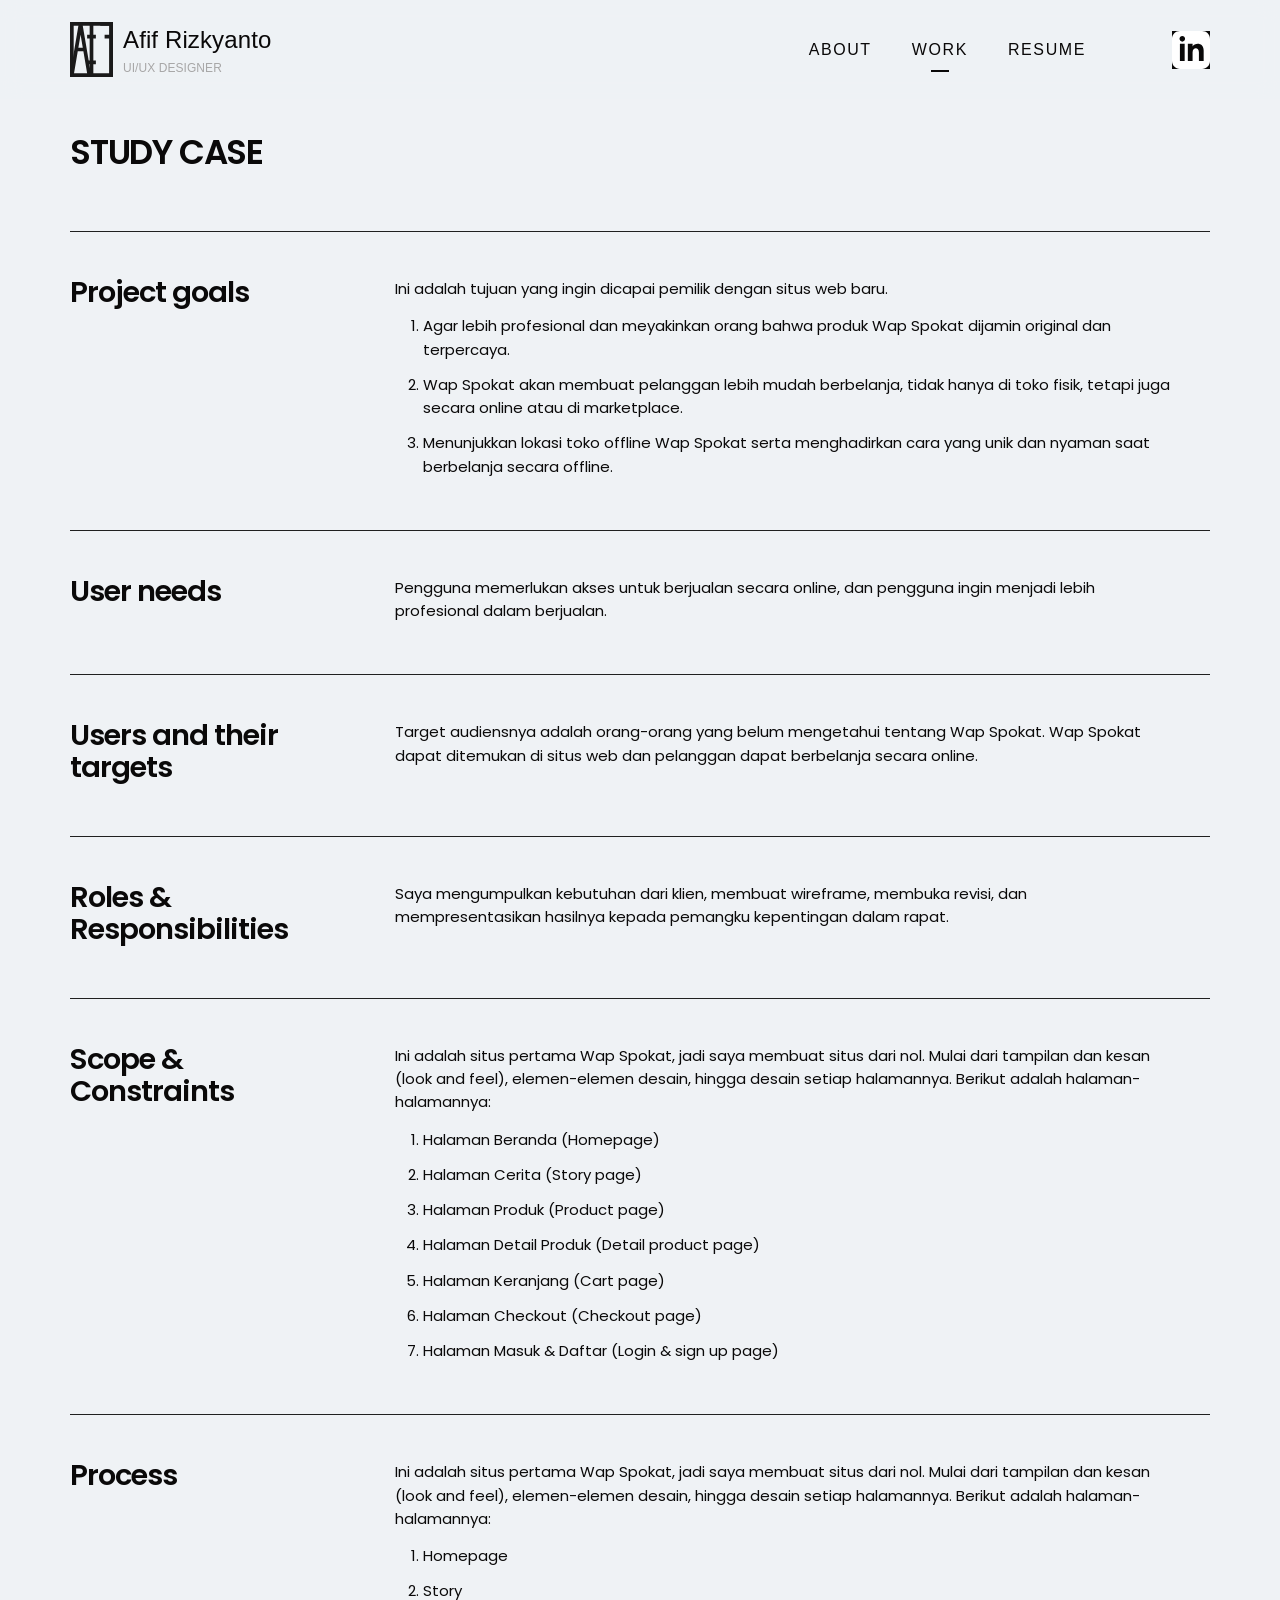
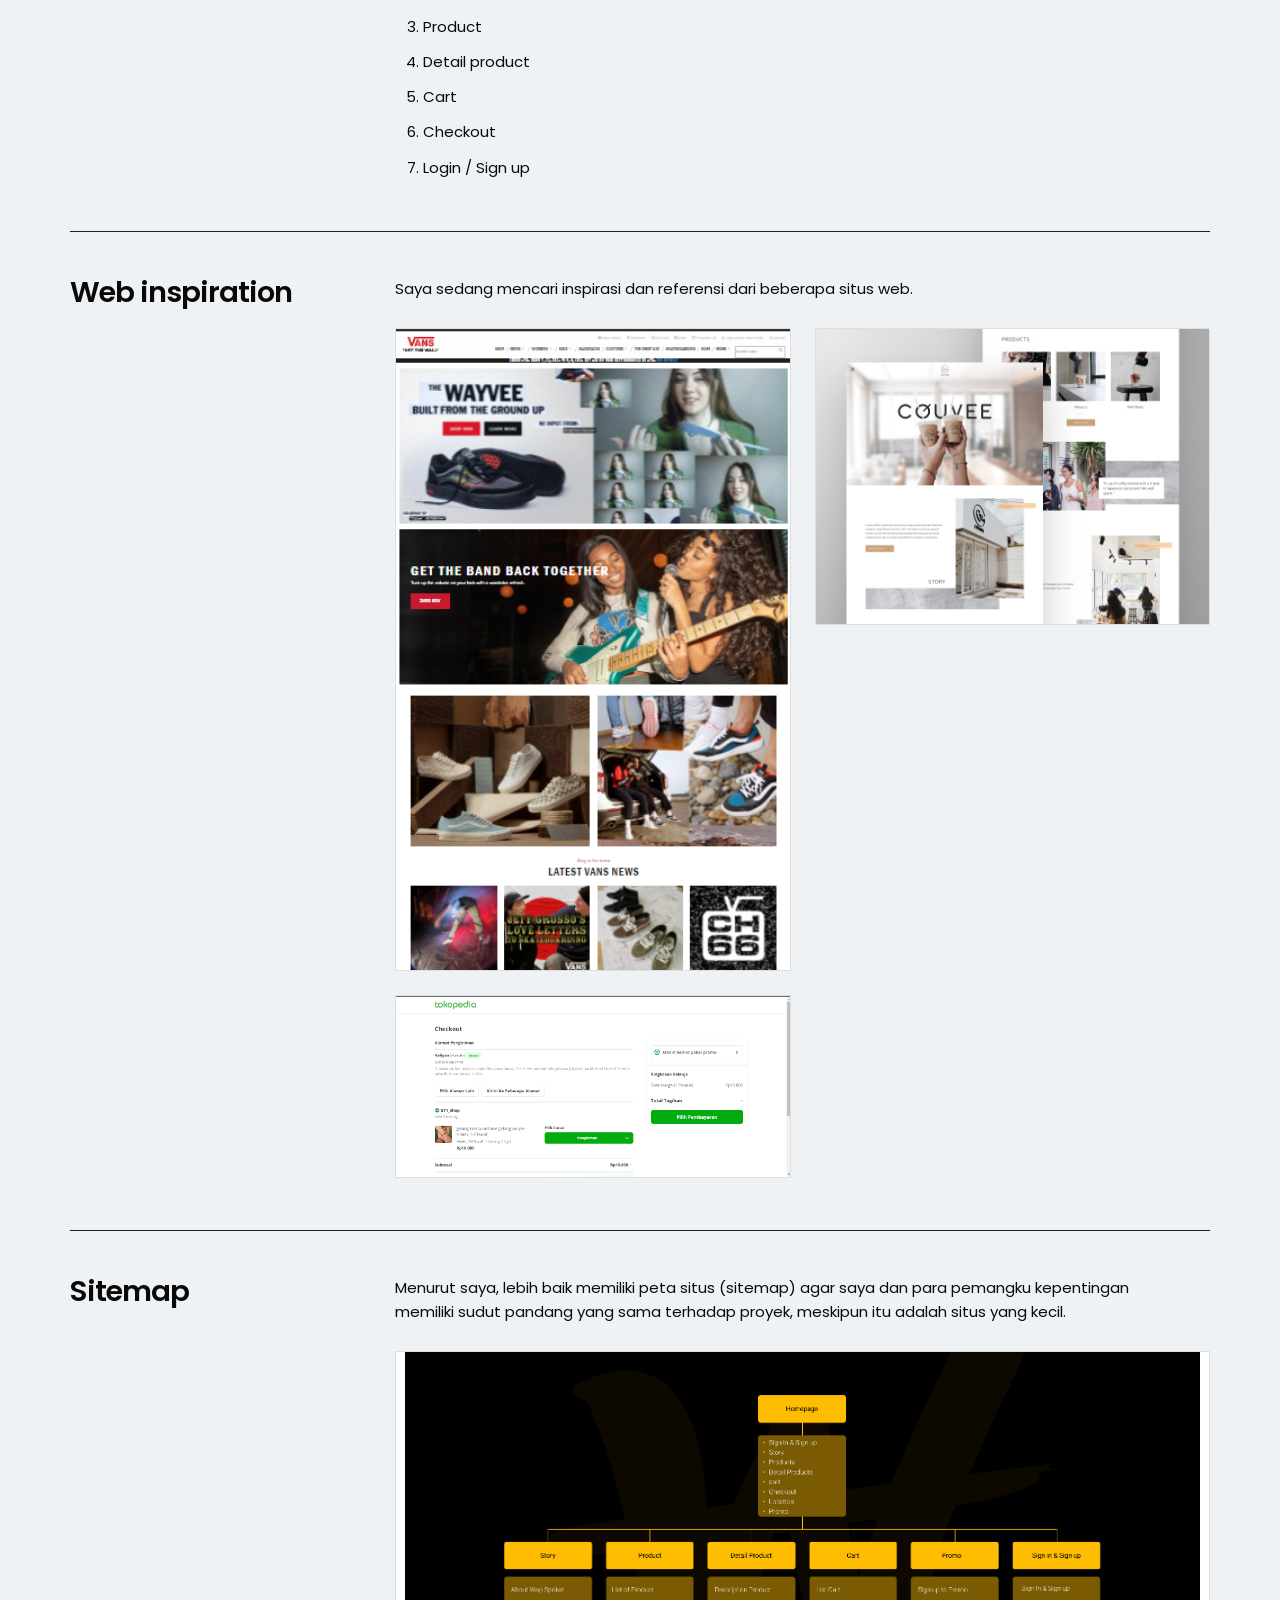
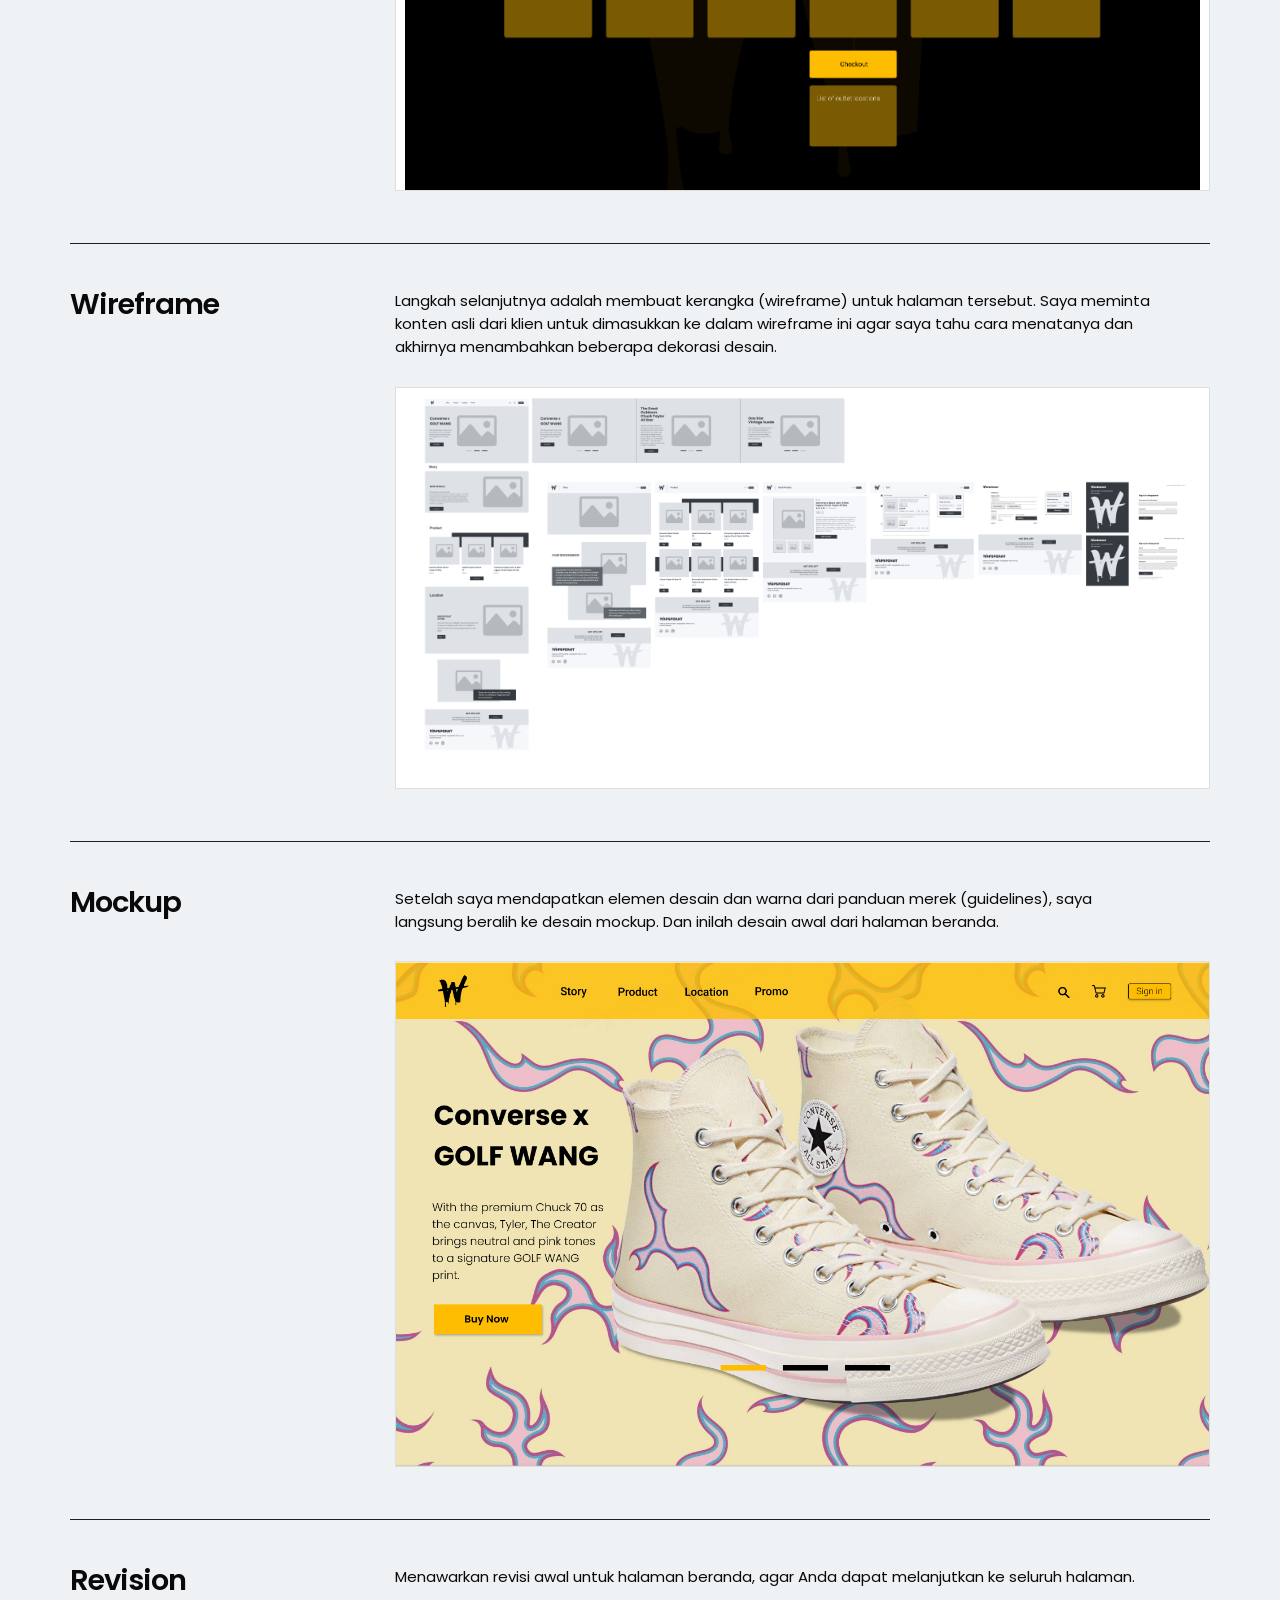
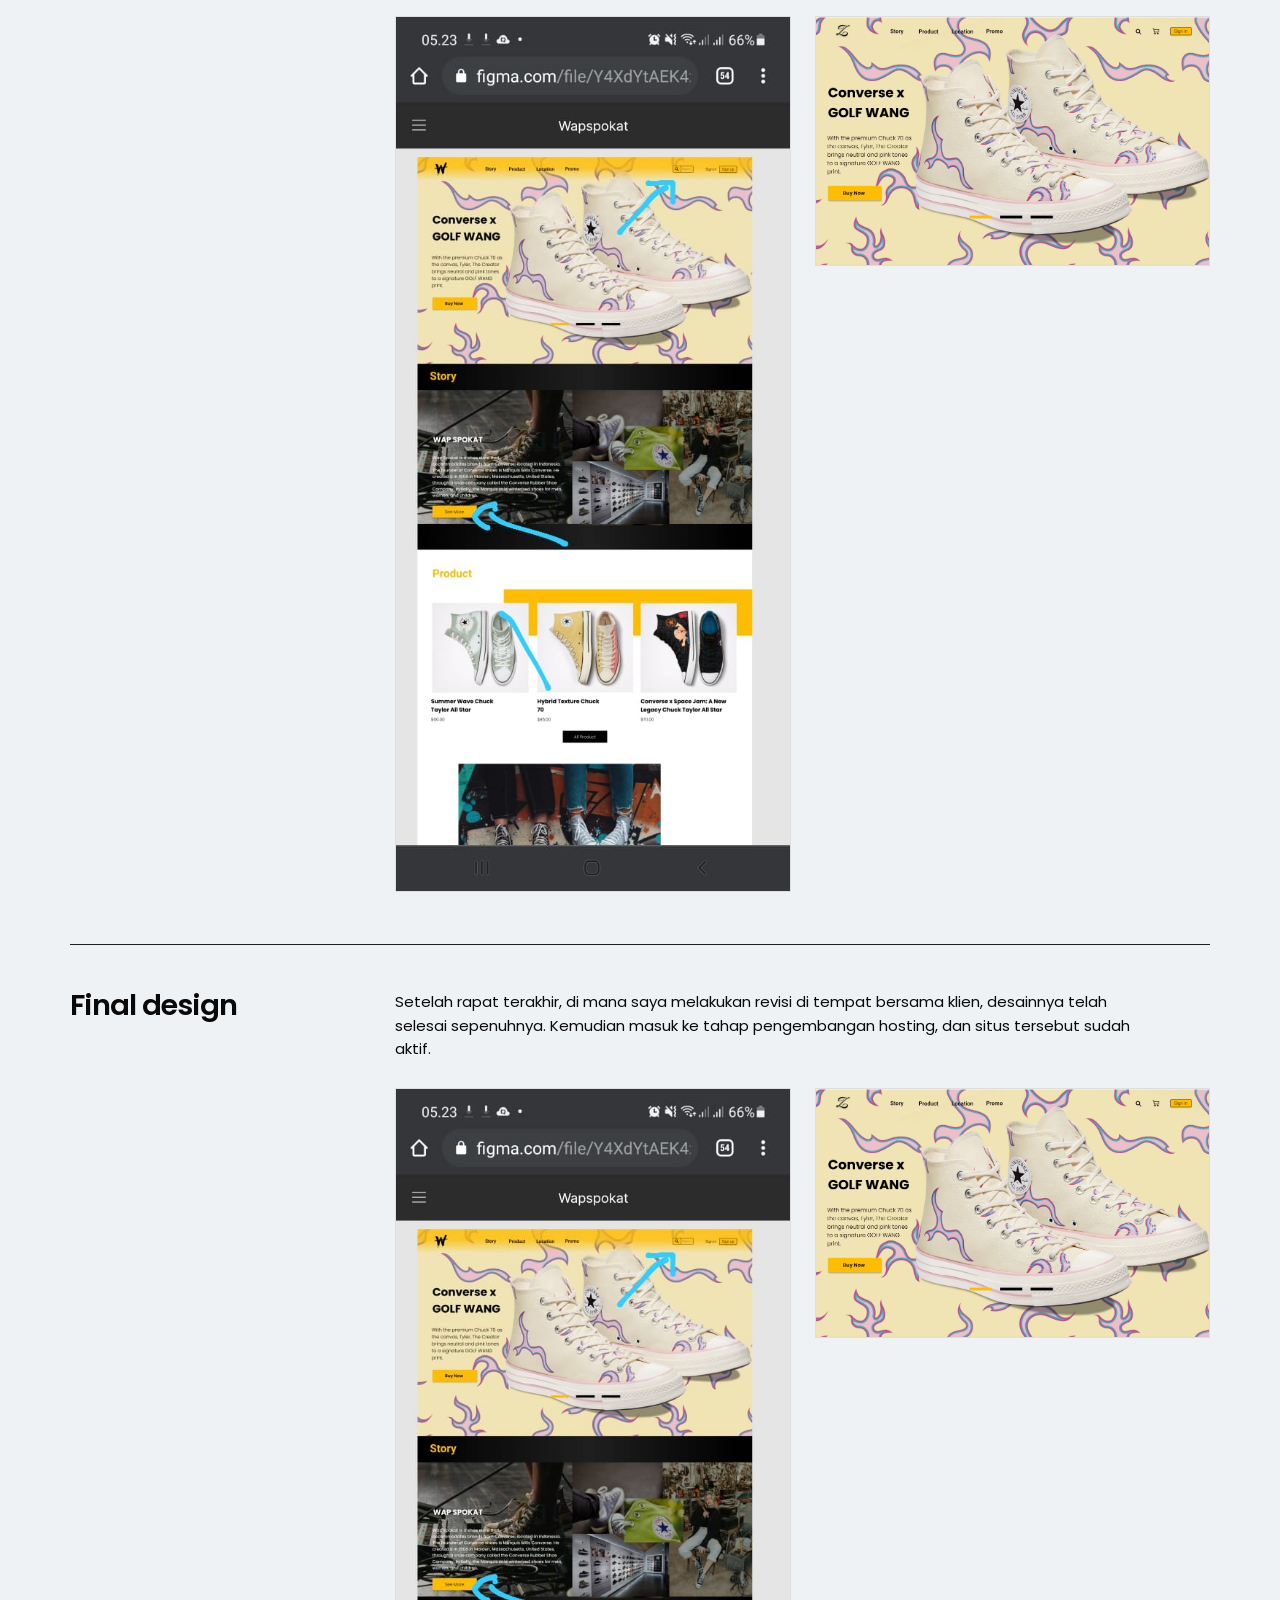
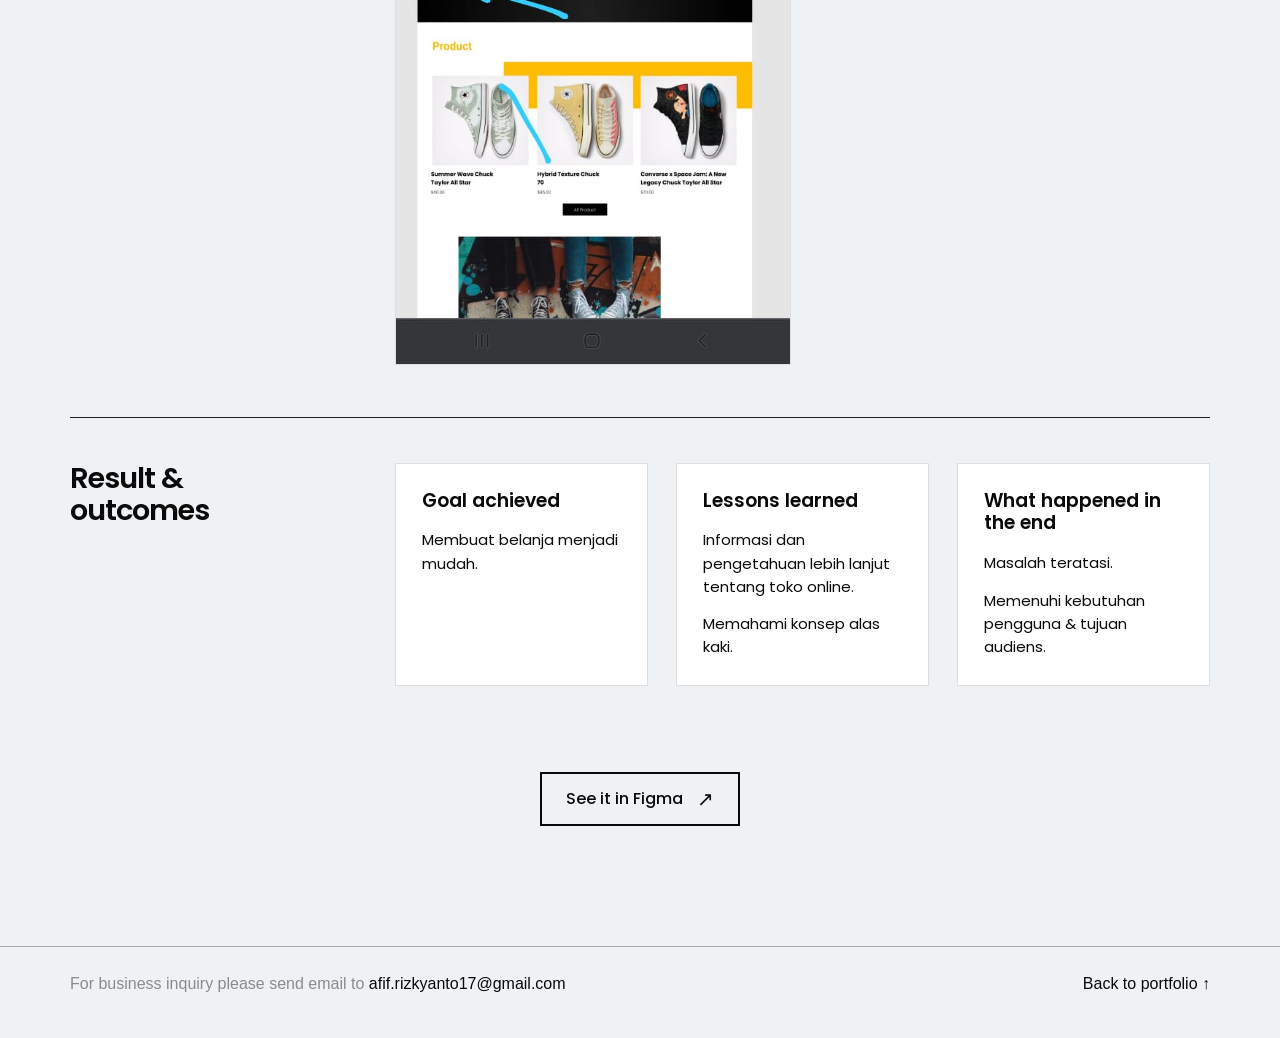
<file: case-wapspokat.html>
<!doctype html>
<html lang="en">
  <head><meta charset="UTF-8" /><meta name="viewport" content="width=device-width, initial-scale=1.0" /><title>Wapspokat Web Design — Afif Rizkyanto</title><link rel="stylesheet" href="styles.css" /><link rel="stylesheet" href="case-study.css" /></head>
  <body class="case-wapspokat-page">
    <header class="site-header sticky-header"><a class="brand" href="index.html"><img class="brand-mark" src="public/assets/brand-mark.svg" alt="" /><span class="brand-copy"><strong>Afif Rizkyanto</strong><small>UI/UX DESIGNER</small></span></a><nav class="nav" aria-label="Primary navigation"><a href="profile.html">ABOUT</a><a class="active" href="index.html#work">WORK</a><a href="index.html#resume">RESUME</a></nav><a class="linkedin-top" href="https://www.linkedin.com" target="_blank" rel="noreferrer" aria-label="LinkedIn"><img src="public/assets/linkedin.svg" alt="" /></a></header>
    <main class="case-main">
      <section class="case-intro"><h1>STUDY CASE</h1></section>
      <section class="case-section"><h2>Project goals</h2><div><p>Ini adalah tujuan yang ingin dicapai pemilik dengan situs web baru.</p><ol><li>Agar lebih profesional dan meyakinkan orang bahwa produk Wap Spokat dijamin original dan terpercaya.</li><li>Wap Spokat akan membuat pelanggan lebih mudah berbelanja, tidak hanya di toko fisik, tetapi juga secara online atau di marketplace.</li><li>Menunjukkan lokasi toko offline Wap Spokat serta menghadirkan cara yang unik dan nyaman saat berbelanja secara offline.</li></ol></div></section>
      <section class="case-section"><h2>User needs</h2><div><p>Pengguna memerlukan akses untuk berjualan secara online, dan pengguna ingin menjadi lebih profesional dalam berjualan.</p></div></section>
      <section class="case-section"><h2>Users and their targets</h2><div><p>Target audiensnya adalah orang-orang yang belum mengetahui tentang Wap Spokat. Wap Spokat dapat ditemukan di situs web dan pelanggan dapat berbelanja secara online.</p></div></section>
      <section class="case-section"><h2>Roles &amp; Responsibilities</h2><div><p>Saya mengumpulkan kebutuhan dari klien, membuat wireframe, membuka revisi, dan mempresentasikan hasilnya kepada pemangku kepentingan dalam rapat.</p></div></section>
      <section class="case-section"><h2>Scope &amp; Constraints</h2><div><p>Ini adalah situs pertama Wap Spokat, jadi saya membuat situs dari nol. Mulai dari tampilan dan kesan (look and feel), elemen-elemen desain, hingga desain setiap halamannya. Berikut adalah halaman-halamannya:</p><ol><li>Halaman Beranda (Homepage)</li><li>Halaman Cerita (Story page)</li><li>Halaman Produk (Product page)</li><li>Halaman Detail Produk (Detail product page)</li><li>Halaman Keranjang (Cart page)</li><li>Halaman Checkout (Checkout page)</li><li>Halaman Masuk &amp; Daftar (Login &amp; sign up page)</li></ol></div></section>
      <section class="case-section"><h2>Process</h2><div><p>Ini adalah situs pertama Wap Spokat, jadi saya membuat situs dari nol. Mulai dari tampilan dan kesan (look and feel), elemen-elemen desain, hingga desain setiap halamannya. Berikut adalah halaman-halamannya:</p><ol><li>Homepage</li><li>Story</li><li>Product</li><li>Detail product</li><li>Cart</li><li>Checkout</li><li>Login / Sign up</li></ol></div></section>
      <section class="case-section"><h2>Web inspiration</h2><div><p>Saya sedang mencari inspirasi dan referensi dari beberapa situs web.</p><div class="case-gallery two-column"><img src="public/assets/cases/wapspokat-inspiration.png" alt="Web inspiration reference one" /><img src="public/assets/cases/wapspokat-inspiration-2.png" alt="Web inspiration reference two" /><img src="public/assets/cases/wapspokat-checkout.png" alt="Checkout inspiration reference" /></div></div></section>
      <section class="case-section"><h2>Sitemap</h2><div><p>Menurut saya, lebih baik memiliki peta situs (sitemap) agar saya dan para pemangku kepentingan memiliki sudut pandang yang sama terhadap proyek, meskipun itu adalah situs yang kecil.</p><div class="case-gallery contain"><img src="public/assets/cases/wapspokat-sitemap.png" alt="Wapspokat sitemap" /></div></div></section>
      <section class="case-section"><h2>Wireframe</h2><div><p>Langkah selanjutnya adalah membuat kerangka (wireframe) untuk halaman tersebut. Saya meminta konten asli dari klien untuk dimasukkan ke dalam wireframe ini agar saya tahu cara menatanya dan akhirnya menambahkan beberapa dekorasi desain.</p><div class="case-gallery"><img src="public/assets/cases/wapspokat-wireframe.png" alt="Wapspokat wireframe" /></div></div></section>
      <section class="case-section"><h2>Mockup</h2><div><p>Setelah saya mendapatkan elemen desain dan warna dari panduan merek (guidelines), saya langsung beralih ke desain mockup. Dan inilah desain awal dari halaman beranda.</p><div class="case-gallery"><img src="public/assets/cases/wapspokat-mockup.png" alt="Wapspokat homepage mockup" /></div></div></section>
      <section class="case-section"><h2>Revision</h2><div><p>Menawarkan revisi awal untuk halaman beranda, agar Anda dapat melanjutkan ke seluruh halaman.</p><div class="case-gallery two-column"><img src="public/assets/cases/wapspokat-ui.png" alt="Wapspokat revised interface" /><img src="public/assets/cases/wapspokat-ui-2.png" alt="Wapspokat revised interface detail" /></div></div></section>
      <section class="case-section"><h2>Final design</h2><div><p>Setelah rapat terakhir, di mana saya melakukan revisi di tempat bersama klien, desainnya telah selesai sepenuhnya. Kemudian masuk ke tahap pengembangan hosting, dan situs tersebut sudah aktif.</p><div class="case-gallery two-column"><img src="public/assets/cases/wapspokat-ui.png" alt="Wapspokat final page" /><img src="public/assets/cases/wapspokat-ui-2.png" alt="Wapspokat final page detail" /></div></div></section>
      <section class="case-section outcome-section"><h2>Result &amp; outcomes</h2><div class="outcome-grid"><article><h3>Goal achieved</h3><p>Membuat belanja menjadi mudah.</p></article><article><h3>Lessons learned</h3><p>Informasi dan pengetahuan lebih lanjut tentang toko online.</p><p>Memahami konsep alas kaki.</p></article><article><h3>What happened in the end</h3><p>Masalah teratasi.</p><p>Memenuhi kebutuhan pengguna &amp; tujuan audiens.</p></article></div></section>
      <div class="case-figma-cta"><a class="case-figma-button" href="https://www.figma.com/design/BrTVgEVSPRiLlzMhLDUZNF/Protofolio?node-id=5-2727&amp;t=ntJdNyr8P50mLLTn-1" target="_blank" rel="noreferrer">See it in Figma <span aria-hidden="true">↗</span></a></div>
    </main>
    <footer class="case-footer"><span>For business inquiry please send email to <a href="mailto:afif.rizkyanto17@gmail.com">afif.rizkyanto17@gmail.com</a></span><a href="index.html">Back to portfolio ↑</a></footer>
  </body>
</html>
</file>
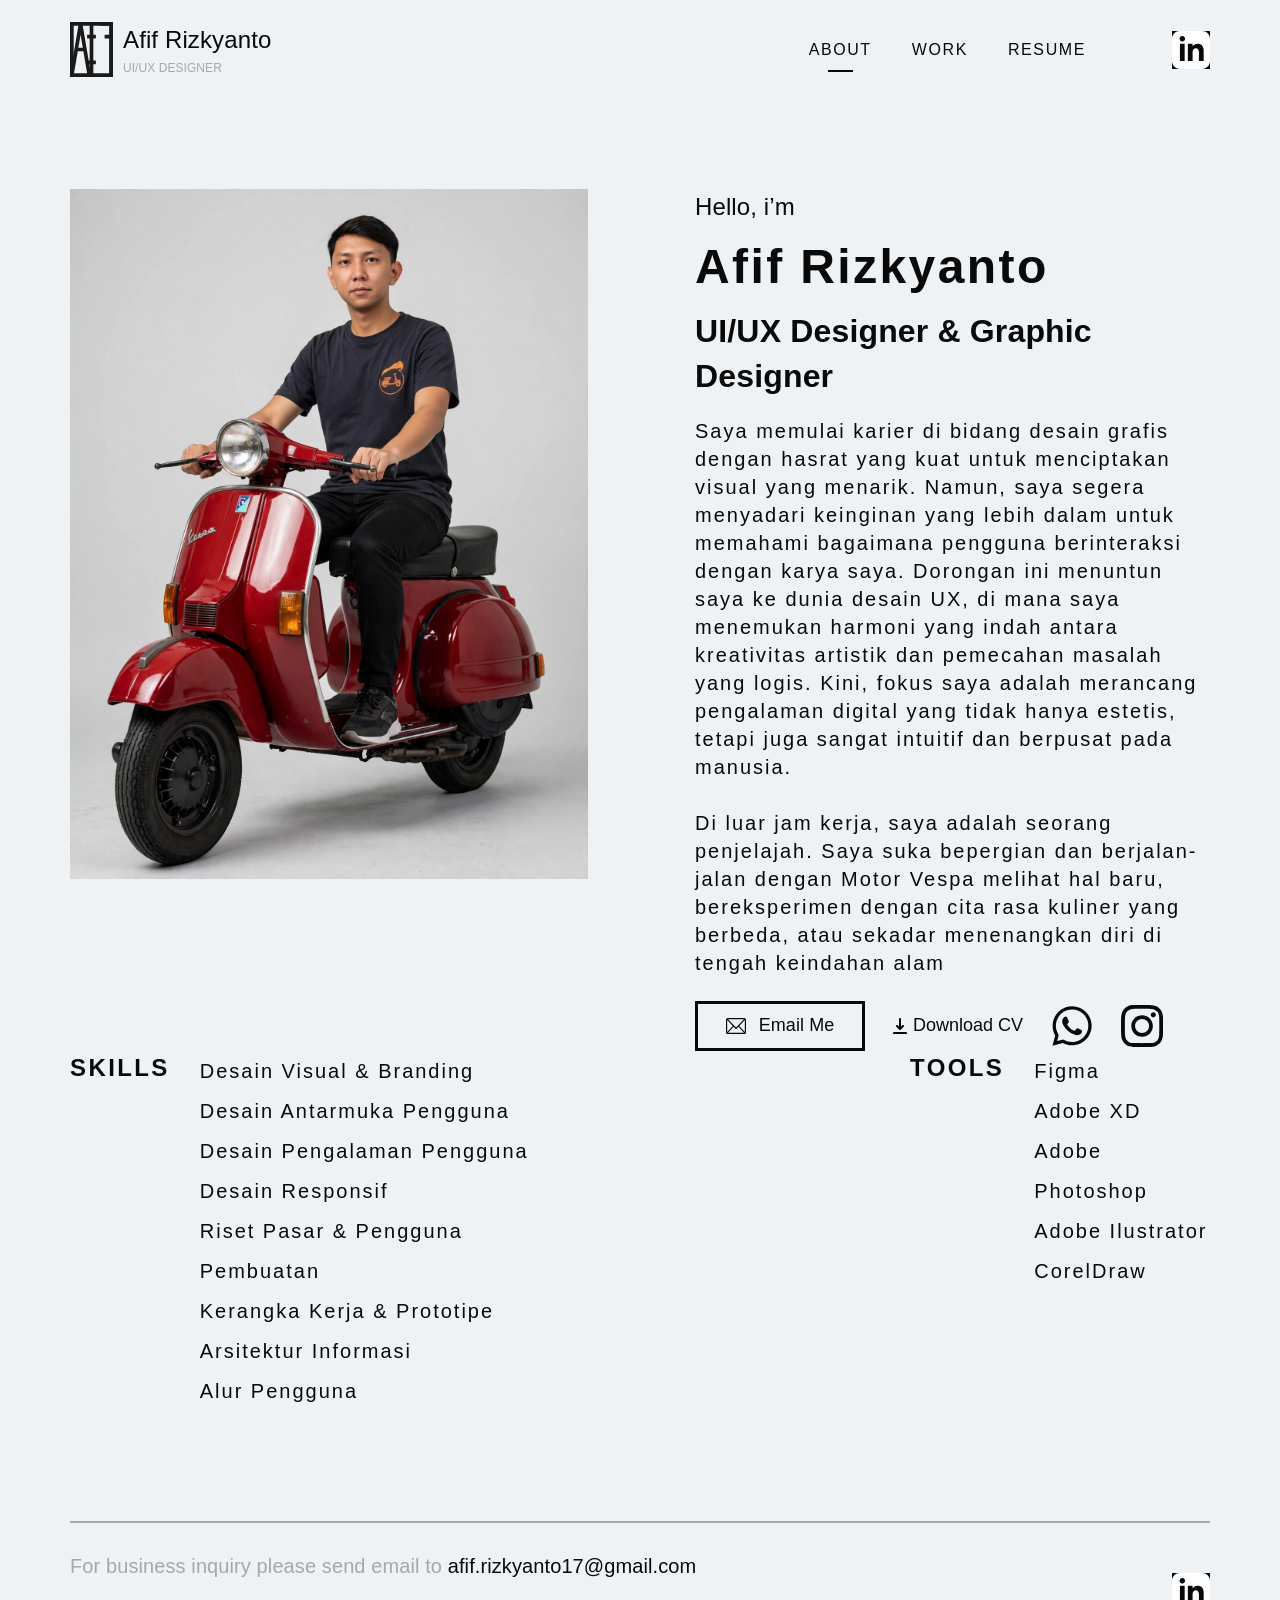
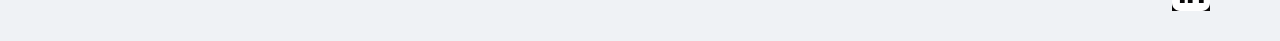
<file: profile.html>
<!doctype html>
<html lang="en">
<head>
<meta charset="UTF-8" />
<meta name="viewport" content="width=device-width, initial-scale=1.0" />
<meta name="description" content="About Afif Rizkyanto, UI/UX and graphic designer." />
<title>About — Afif Rizkyanto</title>
<link rel="stylesheet" href="styles.css" />
</head>
<body class="profile-page">
<header class="site-header sticky-header">
<a class="brand" href="index.html">
<img class="brand-mark" src="public/assets/brand-mark.svg" alt="" />
<span class="brand-copy">
<strong>Afif Rizkyanto</strong>
<small>UI/UX DESIGNER</small>
</span>
</a>
<nav class="nav" aria-label="Primary navigation">
<a class="active" href="profile.html">ABOUT</a>
<a href="index.html#work">WORK</a>
<a href="index.html#resume">RESUME</a>
</nav>
<a class="linkedin-top" href="https://www.linkedin.com" target="_blank" rel="noreferrer" aria-label="LinkedIn">
<img src="public/assets/linkedin.svg" alt="" />
</a>
</header>
<main>
<section class="profile-hero section-shell">
<img class="hero-image" src="public/assets/man-red-vespa.png" alt="Afif beside a red Vespa" />
<div class="hero-copy">
<p class="eyebrow">Hello, i’m</p>
<h1>Afif Rizkyanto</h1>
<h2>UI/UX Designer &amp; Graphic Designer</h2>
<p class="intro">Saya memulai karier di bidang desain grafis dengan hasrat yang kuat untuk menciptakan visual yang menarik. Namun, saya segera menyadari keinginan yang lebih dalam untuk memahami bagaimana pengguna berinteraksi dengan karya saya. Dorongan ini menuntun saya ke dunia desain UX, di mana saya menemukan harmoni yang indah antara kreativitas artistik dan pemecahan masalah yang logis. Kini, fokus saya adalah merancang pengalaman digital yang tidak hanya estetis, tetapi juga sangat intuitif dan berpusat pada manusia.<br />
<br />Di luar jam kerja, saya adalah seorang penjelajah. Saya suka bepergian dan berjalan-jalan dengan Motor Vespa melihat hal baru, bereksperimen dengan cita rasa kuliner yang berbeda, atau sekadar menenangkan diri di tengah keindahan alam</p>
<div class="actions">
<a class="email-button" href="mailto:afif.rizkyanto17@gmail.com">
<img src="public/assets/email.svg" alt="" />Email Me</a>
<a class="download-link" href="mailto:afif.rizkyanto17@gmail.com?subject=Resume%20request">
<img src="public/assets/download.svg" alt="" />Download CV</a>
<a class="social" href="https://wa.me/628123456789" target="_blank" rel="noreferrer" aria-label="WhatsApp">
<img src="public/assets/whatsapp.svg" alt="" />
</a>
<a class="social" href="https://www.instagram.com" target="_blank" rel="noreferrer" aria-label="Instagram">
<img src="public/assets/instagram.svg" alt="" />
</a>
</div>
</div>
</section>
<section class="details section-shell">
<div class="detail-block skills">
<h3>SKILLS</h3>
<p>Desain Visual &amp; Branding<br />Desain Antarmuka Pengguna<br />Desain Pengalaman Pengguna<br />Desain Responsif<br />Riset Pasar &amp; Pengguna Pembuatan<br />Kerangka Kerja &amp; Prototipe<br />Arsitektur Informasi<br />Alur Pengguna</p>
</div>
<div class="detail-block tools">
<h3>TOOLS</h3>
<p>Figma<br />Adobe XD<br />Adobe Photoshop<br />Adobe Ilustrator<br />CorelDraw</p>
</div>
</section>
</main>
<footer class="footer section-shell">
<div class="footer-rule">
</div>
<p>For business inquiry please send email to <a href="mailto:afif.rizkyanto17@gmail.com">afif.rizkyanto17@gmail.com</a>
</p>
<a href="https://www.linkedin.com" target="_blank" rel="noreferrer" aria-label="LinkedIn">
<img src="public/assets/linkedin-footer.svg" alt="" />
</a>
</footer>
</body>
</html>
</file>
<file: styles.css>
:root {
  --ink: #0a0909;
  --muted: #a7a7a7;
  --paper: #eff2f5;
}
* {
  box-sizing: border-box;
}
html {
  scroll-behavior: smooth;
}
body {
  margin: 0;
  background: var(--paper);
  color: var(--ink);
  font-family: Roboto, Arial, sans-serif;
}
a {
  color: inherit;
  text-decoration: none;
}
.site-header {
  height: 99px;
  display: flex;
  align-items: center;
  padding: 0 70px;
  position: relative;
}
.sticky-header {
  position: sticky;
  top: 0;
  z-index: 20;
  background: rgba(239,242,245,.94);
  backdrop-filter: blur(10px);
}
.brand {
  display: flex;
  align-items: center;
  gap: 10px;
}
.brand-mark {
  width: 43px;
  height: 57px;
  object-fit: contain;
}
.brand-copy {
  display: flex;
  flex-direction: column;
  gap: 1px;
}
.brand-copy strong {
  font-size: 24px;
  line-height: 1.5;
  font-weight: 500;
  letter-spacing: .12px;
}
.brand-copy small {
  color: var(--muted);
  font-size: 12px;
  line-height: 1.5;
  font-weight: 500;
  letter-spacing: .06px;
}
.nav {
  display: flex;
  gap: 40px;
  margin-left: auto;
  margin-right: 86px;
  align-self: stretch;
  align-items: center;
}
.nav a {
  font-size: 16px;
  font-weight: 300;
  letter-spacing: 1.6px;
  padding: 4px 0;
  position: relative;
}
.nav a.active::after {
  content: "";
  position: absolute;
  left: 19px;
  right: 19px;
  bottom: -9px;
  height: 2px;
  background: var(--ink);
}
.linkedin-top {
  width: 38px;
  height: 38px;
  display: block;
}
.linkedin-top img, .social img, .footer>a img {
  width: 100%;
  height: 100%;
  display: block;
}
.section-shell {
  max-width: 1440px;
  margin: 0 auto;
  padding-left: 70px;
  padding-right: 70px;
}
.desktop-hero {
  min-height: 943px;
  max-width: 1440px;
  margin: 0 auto;
  position: relative;
  overflow: hidden;
}
.desktop-hero-inner {
  position: relative;
  z-index: 1;
  width: 100%;
  max-width: 1440px;
  margin: 0 auto;
  padding: 132px 70px 0;
}
.hero-title {
  margin: 0;
  font: 700 clamp(58px,6.67vw,96px)/1.4 'Times New Roman',serif;
  letter-spacing: 9.6px;
  text-transform: lowercase;
}
.hero-tagline {
  width: 710px;
  max-width: 60vw;
  margin: 15px 0 0;
  font: 400 38px/1.4 'Times New Roman',serif;
  letter-spacing: 3.8px;
}
.see-projects {
  display: flex;
  align-items: center;
  gap: 0;
  margin-top: 115px;
  width: max-content;
  font: 400 24px/1.4 'Times New Roman',serif;
  letter-spacing: 2.4px;
}
.arrow-disc {
  width: 73px;
  height: 73px;
  display: block;
  margin-right: 28px;
  transform: rotate(-45deg);
  transform-origin: center;
}
.arrow-disc img {
  width: 100%;
  height: 100%;
  display: block;
}
.hero-accent {
  position: absolute;
  pointer-events: none;
}
.hero-accent img {
  width: 100%;
  height: 100%;
  display: block;
}
.hero-accent-left {
  width: 376px;
  height: 376px;
  left: -155px;
  top: 43px;
}
.hero-accent-right {
  width: 685px;
  height: 619px;
  right: -183px;
  top: 104px;
}
.sr-only {
  position: absolute;
  width: 1px;
  height: 1px;
  padding: 0;
  margin: -1px;
  overflow: hidden;
  clip: rect(0,0,0,0);
  white-space: nowrap;
  border: 0;
}
.work-page-section {
  padding-top: 0;
  scroll-margin-top: 99px;
}
.work-row {
  display: grid;
  align-items: start;
  margin-bottom: 100px;
}
.work-row-wapspokat {
  grid-template-columns: 623px 471px;
  column-gap: 133px;
}
.work-row-rewards {
  grid-template-columns: 471px 694px;
  column-gap: 135px;
}
.work-row-dailypulse {
  grid-template-columns: 680px 471px;
  column-gap: 111px;
  margin-bottom: 0;
}
.work-preview {
  width: 100%;
  display: block;
  object-fit: cover;
}
.mockup-preview {
  aspect-ratio: 623/379;
}
.work-copy {
  max-width: 471px;
  padding-top: 0;
}
.work-copy h2 {
  margin: 0 0 10px;
  font: 400 32px/1.28 Poppins,Roboto,sans-serif;
  letter-spacing: 0;
}
.work-copy p {
  margin: 0;
  font: 400 18px/1.5 Poppins,Roboto,sans-serif;
}
.case-link {
  display: inline-flex;
  gap: 10px;
  margin-top: 28px;
  font-size: 20px;
  line-height: 1.5;
}
.case-link span {
  font-size: 25px;
  line-height: 1;
}
.rewards-preview {
  width: 100%;
  height: 449px;
  position: relative;
  overflow: hidden;
}
.rewards-preview > img:first-child {
  position: absolute;
  width: 100%;
  height: 100%;
  object-fit: contain;
}
.screen-in-laptop {
  position: absolute;
  width: 69%;
  height: 61%;
  object-fit: cover;
  left: 15.5%;
  top: 5%;
  border-radius: 12px;
}
.phone-previews {
  display: flex;
  gap: 38px;
  align-items: flex-start;
  justify-content: center;
  padding-top: 5px;
}
.phone-previews img {
  width: 178px;
  height: 363px;
  object-fit: cover;
}
.work-row-dailypulse {
  align-items: start;
}
.resume-teaser {
  max-width: 1440px;
  margin: 0 auto;
  padding: 90px 70px;
  border-top: 1px solid #aaa;
  display: flex;
  justify-content: space-between;
  font-size: 20px;
  scroll-margin-top: 99px;
}
.resume-teaser p {
  margin: 0;
  color: var(--muted);
}
.resume-teaser a {
  font-weight: 500;
}
.resume-teaser.is-highlighted p, .resume-teaser.is-highlighted a {
  animation: resume-blink 1.25s ease-in-out 3;
}
@keyframes resume-blink {
  0%,100% {
    opacity: 1;
  }
  35%,65% {
    opacity: .18;
  }
}
.profile-hero {
  min-height: 870px;
  display: grid;
  grid-template-columns: 518px 1fr;
  gap: 107px;
  padding-top: 90px;
}
.hero-image {
  width: 518px;
  height: 690px;
  object-fit: cover;
  display: block;
}
.hero-copy {
  padding-top: 0;
  max-width: 675px;
}
.eyebrow {
  margin: 0 0 18px;
  font-size: 24px;
  line-height: 1.5;
  font-weight: 500;
  letter-spacing: .12px;
}
h1 {
  margin: 0 0 18px;
  font-size: 48px;
  line-height: 1;
  font-weight: 900;
  letter-spacing: 2.4px;
}
h2 {
  margin: 0 0 18px;
  font-size: 32px;
  line-height: 1.4;
  font-weight: 700;
  letter-spacing: .16px;
}
.intro {
  margin: 0;
  font-size: 20px;
  line-height: 1.4;
  font-weight: 300;
  letter-spacing: 2px;
}
.actions {
  display: flex;
  align-items: center;
  gap: 28px;
  margin-top: 24px;
  flex-wrap: wrap;
}
.email-button {
  height: 50px;
  width: 170px;
  border: 3px solid var(--ink);
  display: flex;
  align-items: center;
  justify-content: center;
  gap: 13px;
  font-size: 18px;
  font-weight: 400;
  letter-spacing: .09px;
  transition: background .2s, color .2s;
}
.email-button:hover {
  background: var(--ink);
  color: var(--paper);
}
.email-button img {
  width: 20px;
  height: 16px;
}
.download-link {
  display: flex;
  align-items: center;
  gap: 6px;
  font-size: 18px;
  line-height: 1.5;
  font-weight: 400;
}
.download-link img {
  width: 14px;
  height: 16px;
}
.social {
  width: 42px;
  height: 42px;
  display: block;
  transition: transform .2s;
}
.social:hover, .linkedin-top:hover, .footer>a:hover {
  transform: translateY(-3px);
}
.details {
  min-height: 400px;
  display: flex;
  justify-content: space-between;
  padding-top: 0;
  padding-bottom: 110px;
}
.detail-block {
  display: grid;
  grid-template-columns: auto 1fr;
  gap: 30px;
  align-items: start;
}
.detail-block h3 {
  margin: 0;
  font-size: 24px;
  line-height: 1.4;
  font-weight: 600;
  letter-spacing: 2.4px;
}
.detail-block p {
  margin: 0;
  font-size: 20px;
  line-height: 2;
  font-weight: 300;
  letter-spacing: 2px;
}
.skills {
  width: 499px;
}
.tools {
  width: 300px;
}
.footer {
  min-height: 120px;
  position: relative;
  padding-bottom: 30px;
}
.footer-rule {
  height: 2px;
  background: #a7a7a7;
  width: 100%;
  margin-bottom: 28px;
}
.footer p {
  margin: 0;
  color: var(--muted);
  font-size: 20px;
  line-height: 1.5;
  font-weight: 400;
  letter-spacing: .1px;
}
.footer p a {
  color: var(--ink);
  font-weight: 500;
}
.footer>a {
  position: absolute;
  right: 70px;
  bottom: 30px;
  width: 38px;
  height: 38px;
  transition: transform .2s;
}
@media (max-width: 980px) {
  .site-header {
    padding: 0 28px;
  }
  .section-shell {
    padding-left: 28px;
    padding-right: 28px;
  }
  .hero-image {
    width: 100%;
    height: auto;
    aspect-ratio: 3/4;
  }
  h1 {
    font-size: 40px;
  }
  h2 {
    font-size: 25px;
  }
  .intro {
    font-size: 17px;
    letter-spacing: 1.3px;
  }
  .details {
    gap: 40px;
  }
  .detail-block {
    grid-template-columns: 1fr;
    gap: 10px;
  }
  .skills,.tools {
    width: auto;
  }
}
@media (max-width: 980px) and (min-width: 681px) {
  .desktop-hero-inner {
    padding-left: 28px;
    padding-right: 28px;
  }
  .hero-tagline {
    max-width: 680px;
  }
  .work-row-wapspokat,.work-row-rewards,.work-row-dailypulse {
    grid-template-columns: minmax(0,1fr) minmax(0,1fr);
    column-gap: 40px;
  }
}
@media (max-width: 680px) {
  .site-header {
    height: auto;
    min-height: 92px;
    padding-top: 18px;
    padding-bottom: 18px;
    flex-wrap: wrap;
  }
  .brand-mark {
    width: 34px;
    height: 46px;
  }
  .brand-copy strong {
    font-size: 18px;
  }
  .brand-copy small {
    font-size: 10px;
  }
  .linkedin-top {
    margin-left: auto;
    width: 30px;
    height: 30px;
  }
  .nav {
    order: 3;
    width: 100%;
    justify-content: space-between;
    margin: 14px 0 0;
    height: 32px;
  }
  .nav a {
    font-size: 13px;
  }
  .nav a.active::after {
    bottom: -4px;
    left: 0;
    right: 0;
  }
  .hero-image {
    width: 100%;
    max-width: 518px;
    align-self: center;
  }
  .eyebrow {
    font-size: 20px;
  }
  h1 {
    font-size: 36px;
    letter-spacing: 1.3px;
  }
  h2 {
    font-size: 23px;
  }
  .actions {
    gap: 18px;
  }
  .details {
    flex-direction: column;
    padding-top: 80px;
    padding-bottom: 80px;
    gap: 60px;
  }
  .detail-block {
    grid-template-columns: 110px 1fr;
    gap: 18px;
  }
  .detail-block h3 {
    font-size: 20px;
  }
  .detail-block p {
    font-size: 16px;
    letter-spacing: 1px;
  }
  .footer p {
    padding-right: 45px;
    font-size: 15px;
  }
  .footer>a {
    right: 28px;
    bottom: 26px;
    width: 30px;
    height: 30px;
  }
}
@media (max-width: 680px) {
  .desktop-hero {
    min-height: 650px;
  }
  .desktop-hero-inner {
    padding: 98px 28px 0;
  }
  .hero-title {
    font-size: 54px;
    line-height: 1.12;
    letter-spacing: 4px;
  }
  .hero-tagline {
    max-width: none;
    width: auto;
    margin-top: 28px;
    font-size: 27px;
    letter-spacing: 2px;
  }
  .see-projects {
    margin-top: 70px;
    font-size: 20px;
  }
  .arrow-disc {
    width: 53px;
    height: 53px;
    margin-right: 20px;
  }
  .hero-accent-left {
    width: 230px;
    height: 230px;
    left: -130px;
    top: 20px;
  }
  .hero-accent-right {
    width: 330px;
    height: 300px;
    right: -120px;
    top: 280px;
    opacity: .8;
  }
  .work-page-section {
    padding-top: 0;
  }
  .work-row {
    display: flex;
    flex-direction: column;
    gap: 30px;
    margin-bottom: 75px;
  }
  .work-row-rewards .work-copy {
    order: 1;
  }
  .work-row-rewards .rewards-preview {
    order: 2;
  }
  .work-copy h2 {
    font-size: 25px;
  }
  .work-copy p {
    font-size: 16px;
  }
  .rewards-preview {
    height: 280px;
  }
  .phone-previews img {
    width: 43%;
    height: auto;
  }
  .resume-teaser {
    padding: 65px 28px;
    display: block;
    font-size: 16px;
  }
  .resume-teaser a {
    display: block;
    margin-top: 12px;
  }
  .profile-hero {
    display: flex;
    flex-direction: column;
    padding-top: 34px;
    min-height: 0;
    gap: 38px;
  }
}
</file>
<file: case-study.css>
@import url('https://fonts.googleapis.com/css2?family=Poppins:wght@400;500;600&display=swap');

:root {
  --case-ink: #0a0909;
  --case-muted: #8b8b8b;
  --case-line: #202020;
  --case-surface: #ffffff;
}

.case-main {
  max-width: 1440px;
  margin: 0 auto;
  padding: 0 70px 120px;
}

.case-intro {
  max-width: 900px;
  padding: 105px 0 115px;
}

.case-intro h1,
.case-section h2,
.case-section h3 {
  font-family: Poppins, Roboto, Arial, sans-serif;
}

.case-intro h1 {
  max-width: 760px;
  margin: 0 0 24px;
  color: var(--case-ink);
  font-size: clamp(42px, 5vw, 72px);
  line-height: 1.08;
  font-weight: 600;
  letter-spacing: -1.6px;
}

.case-intro p,
.case-section p,
.case-section li {
  color: var(--case-ink);
  font-family: Poppins, Roboto, Arial, sans-serif;
  font-size: 18px;
  line-height: 1.65;
}

.case-intro p {
  max-width: 760px;
  margin: 0;
}

.case-intro .case-kicker {
  margin-bottom: 22px;
  color: var(--case-muted);
  font-size: 14px;
  letter-spacing: 3px;
  text-transform: uppercase;
}

.case-section {
  display: grid;
  grid-template-columns: minmax(220px, 353px) minmax(0, 1fr);
  gap: 70px;
  align-items: start;
  padding: 62px 0;
  border-top: 1px solid var(--case-line);
}

.case-section h2 {
  margin: 0;
  font-size: clamp(28px, 3vw, 42px);
  line-height: 1.1;
  font-weight: 600;
}

.case-section h3 {
  margin: 0 0 14px;
  font-size: 23px;
  line-height: 1.2;
  font-weight: 500;
}

.case-section p { margin: 0; }
.case-section ul,
.case-section ol { margin: 0; padding-left: 28px; }
.case-section li + li { margin-top: 12px; }

.case-gallery {
  display: grid;
  gap: 24px;
  margin-top: 34px;
}

.case-gallery.two-column { grid-template-columns: repeat(2, minmax(0, 1fr)); }
.case-gallery.three-column { grid-template-columns: repeat(3, minmax(0, 1fr)); }
.case-gallery img {
  width: 100%;
  height: auto;
  display: block;
  background: var(--case-surface);
  border: 1px solid #dedede;
}

.case-gallery.contain img { height: 440px; object-fit: contain; }
.case-callout { padding: 28px; background: var(--case-surface); border-left: 4px solid var(--case-ink); }
.case-callout p { font-size: 20px; }

.outcome-grid {
  display: grid;
  grid-template-columns: repeat(3, minmax(0, 1fr));
  gap: 28px;
}

.outcome-grid article {
  padding: 26px;
  background: var(--case-surface);
  border: 1px solid #dedede;
}

.outcome-grid h3 { margin-bottom: 16px; }
.outcome-grid p + p { margin-top: 14px; }

.case-figma-cta {
  display: flex;
  justify-content: center;
  padding: 34px 0 0;
}

.case-figma-button {
  display: inline-flex;
  align-items: center;
  gap: 14px;
  padding: 15px 24px;
  border: 2px solid var(--case-ink);
  color: var(--case-ink);
  font-family: Poppins, Roboto, Arial, sans-serif;
  font-size: 16px;
  font-weight: 500;
  line-height: 1.2;
  text-decoration: none;
  transition: background .2s, color .2s;
}

.case-figma-button span { font-size: 20px; line-height: 1; }

.case-figma-button:hover,
.case-figma-button:focus-visible {
  background: var(--case-ink);
  color: var(--case-surface);
}

.case-footer {
  max-width: 1440px;
  margin: 0 auto;
  padding: 28px 70px 45px;
  border-top: 1px solid #aaa;
  display: flex;
  justify-content: space-between;
  gap: 30px;
  color: var(--case-muted);
  font-size: 16px;
}

.case-footer a { color: var(--case-ink); font-weight: 500; }

@media (max-width: 720px) {
  .case-main { padding: 0 22px 70px; }
  .case-intro { padding: 64px 0 70px; }
  .case-intro h1 { margin-bottom: 18px; font-size: 42px; letter-spacing: -1px; }
  .case-intro p,
  .case-section p,
  .case-section li { font-size: 15px; line-height: 1.6; }
  .case-intro .case-kicker { font-size: 11px; letter-spacing: 2px; }
  .case-section { display: block; padding: 42px 0; }
  .case-section h2 { margin-bottom: 22px; font-size: 31px; }
  .case-section h3 { font-size: 20px; }
  .case-gallery,
  .case-gallery.two-column,
  .case-gallery.three-column { grid-template-columns: 1fr; gap: 16px; margin-top: 24px; }
  .case-gallery.contain img { height: auto; max-height: none; object-fit: contain; }
  .case-callout { padding: 20px; }
  .case-callout p { font-size: 17px; }
  .outcome-grid { grid-template-columns: 1fr; gap: 16px; }
  .case-figma-cta { padding-top: 24px; }
  .case-footer { padding: 24px 22px 35px; display: block; font-size: 13px; }
  .case-footer a { display: inline-block; margin-top: 12px; }
}

/* Wapspokat follows the editorial, two-column layout from the source design. */
.case-wapspokat-page .case-main {
  padding-top: 36px;
}

.case-wapspokat-page .case-intro {
  max-width: none;
  padding: 0 0 62px;
}

.case-wapspokat-page .case-intro h1 {
  max-width: none;
  margin: 0;
  font-family: Poppins, Roboto, Arial, sans-serif;
  font-size: 34px;
  line-height: 1;
  letter-spacing: -1.2px;
  font-weight: 600;
}

.case-wapspokat-page .case-section {
  grid-template-columns: 255px minmax(0, 1fr);
  gap: 70px;
  padding: 45px 0 52px;
}

.case-wapspokat-page .case-section h2 {
  font-size: 29px;
  letter-spacing: -1px;
}

.case-wapspokat-page .case-section p,
.case-wapspokat-page .case-section li {
  max-width: 760px;
  font-size: 15px;
  line-height: 1.55;
}

.case-wapspokat-page .case-section h3 {
  font-size: 19px;
  font-weight: 600;
}

.case-wapspokat-page .case-section ol {
  margin-top: 14px;
}

.case-wapspokat-page .case-gallery {
  margin-top: 28px;
}

.case-wapspokat-page .outcome-grid {
  grid-template-columns: repeat(3, minmax(0, 1fr));
}

@media (max-width: 720px) {
  .case-wapspokat-page .case-main {
    padding-top: 30px;
  }

  .case-wapspokat-page .case-intro {
    padding-bottom: 38px;
  }

  .case-wapspokat-page .case-intro h1 {
    font-size: 27px;
  }

  .case-wapspokat-page .case-section {
    display: block;
    padding: 34px 0 38px;
  }

  .case-wapspokat-page .case-section h2 {
    margin-bottom: 22px;
    font-size: 26px;
  }

  .case-wapspokat-page .case-section p,
  .case-wapspokat-page .case-section li {
    font-size: 14px;
  }

  .case-wapspokat-page .outcome-grid {
    grid-template-columns: 1fr;
  }
}
</file>
